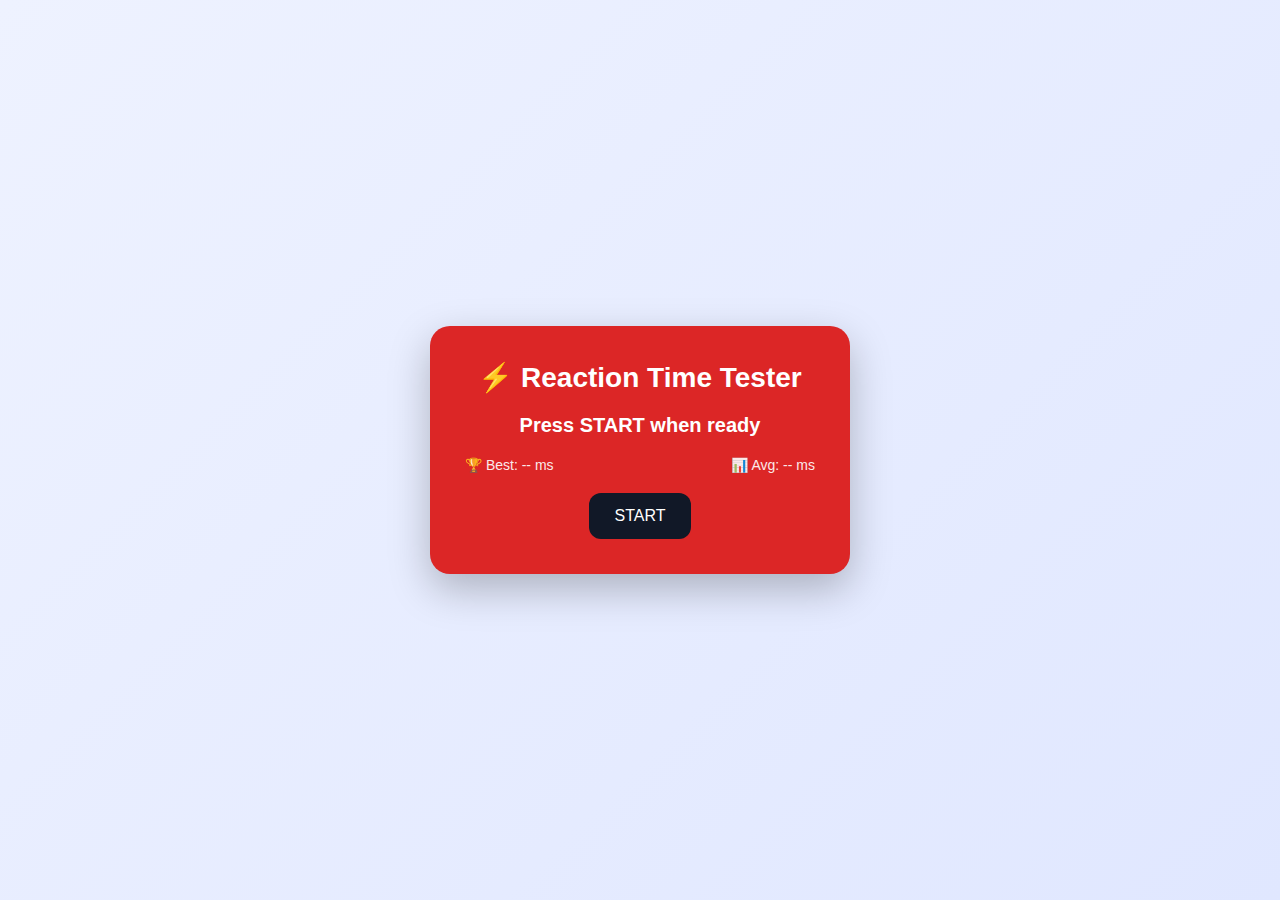
<file: reaction-time-tester/index.html>
<!DOCTYPE html>
<html lang="en">
<head>
  <meta charset="UTF-8" />
  <title>Reaction Time Tester</title>
  <link rel="stylesheet" href="style.css" />
</head>
<body>

  <div class="reaction-container">
    <div class="reaction-card" id="card">
      <h2>⚡ Reaction Time Tester</h2>

      <p id="status">Press START when ready</p>

      <div class="stats">
        <span id="best">🏆 Best: -- ms</span>
        <span id="avg">📊 Avg: -- ms</span>
      </div>

      <button id="startBtn">START</button>
    </div>
  </div>

  <script src="script.js"></script>
</body>
</html>
</file>
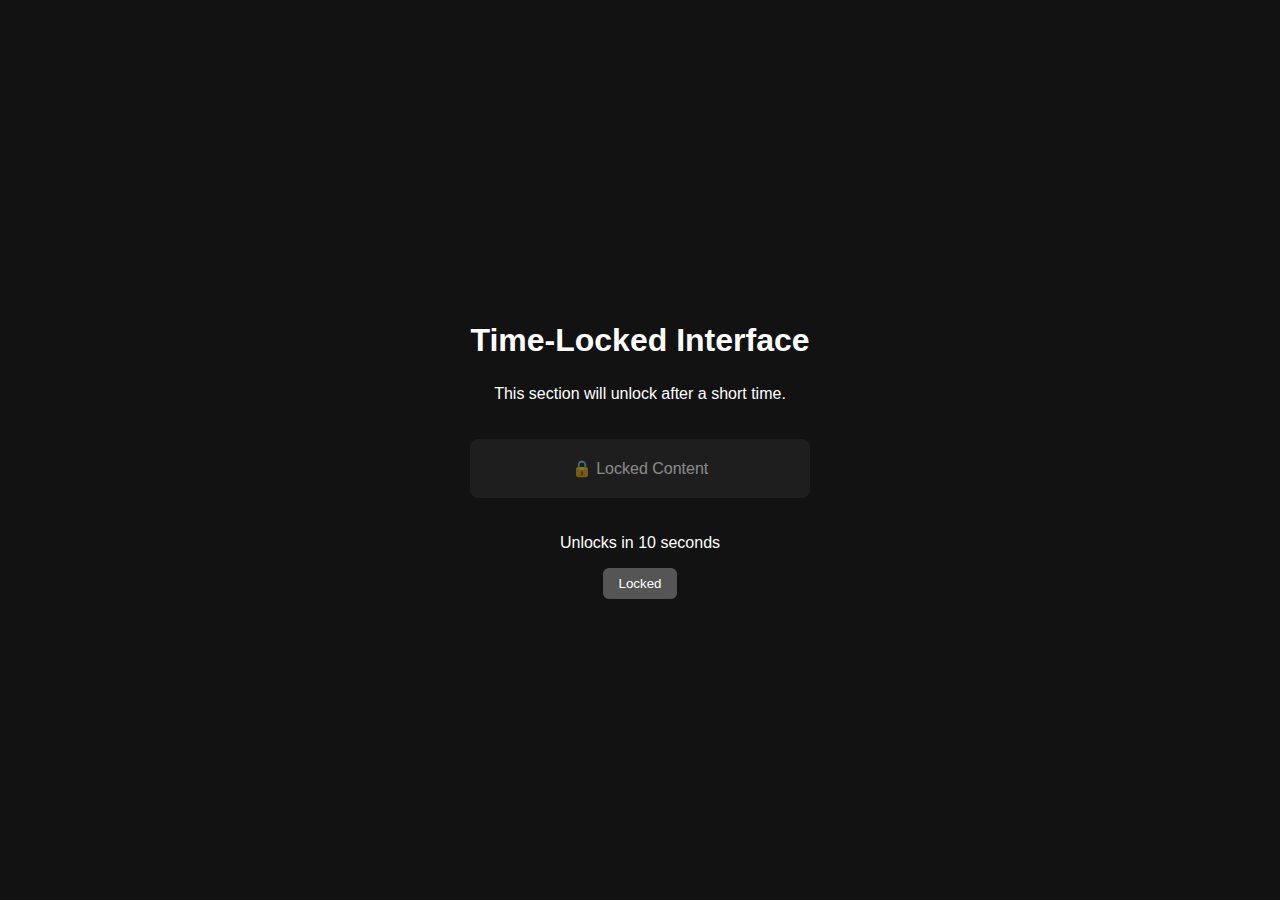
<file: time-locked-interface/index.html>
<!DOCTYPE html>
<html lang="en">
<head>
  <meta charset="UTF-8" />
  <meta name="viewport" content="width=device-width, initial-scale=1.0" />
  <title>Time-Locked Interface</title>
  <link rel="stylesheet" href="style.css" />
</head>
<body>

  <h1>Time-Locked Interface</h1>
  <p>This section will unlock after a short time.</p>

  <div id="locked-section">
    🔒 Locked Content
  </div>

  <p id="timer">Unlocks in 10 seconds</p>

  <button disabled>Locked</button>
<script src="script.js"></script>
</body>
</html>
</file>
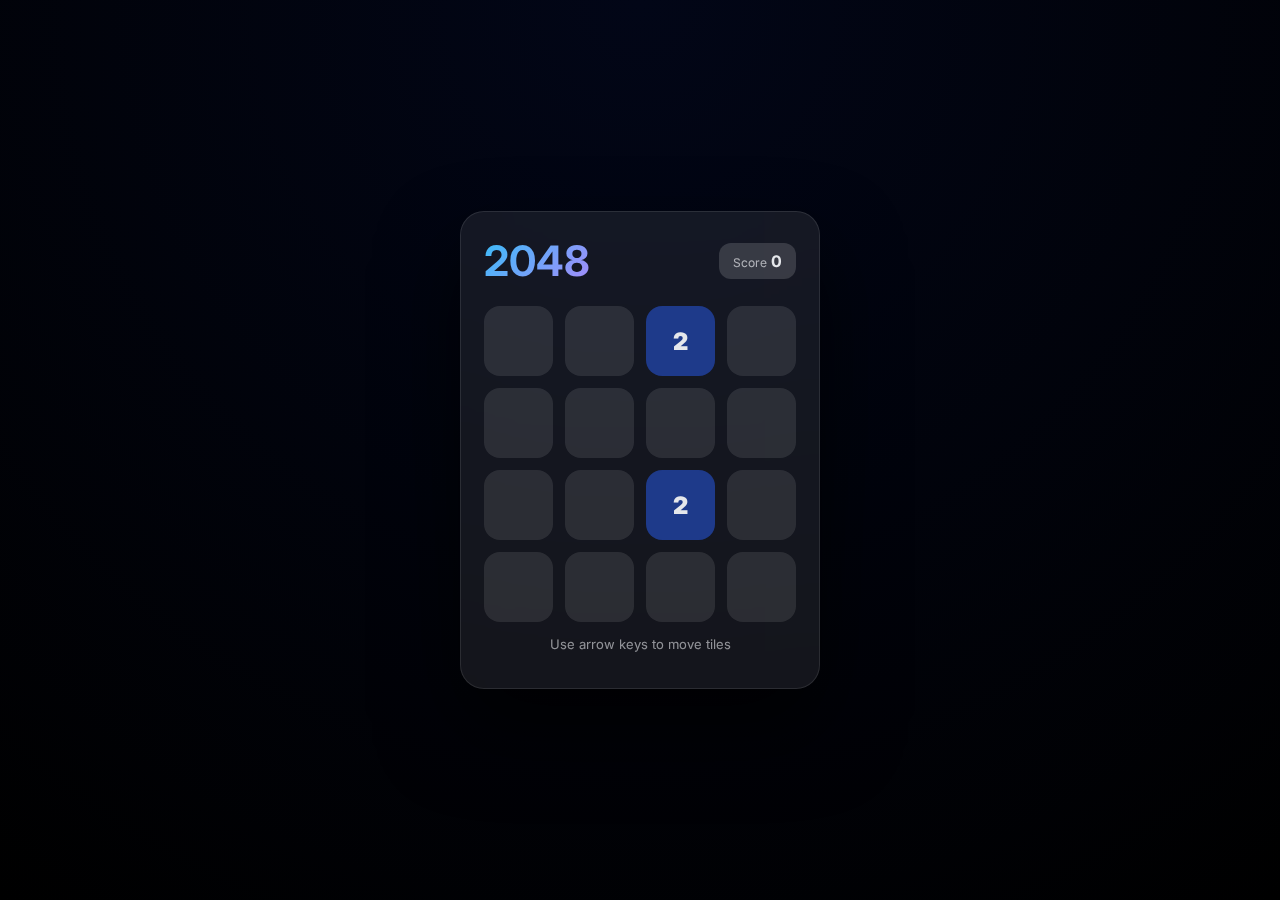
<file: projects/2048-puzzle/index.html>
<!DOCTYPE html>
<html lang="en">
<head>
  <meta charset="UTF-8" />
  <title>2048 – Luxury Edition</title>
  <link rel="stylesheet" href="style.css" />
  <link href="https://fonts.googleapis.com/css2?family=Inter:wght@500;700;900&display=swap" rel="stylesheet">
</head>
<body>

<div class="app">
  <header>
    <h1>2048</h1>
    <div class="score-box">
      <span>Score</span>
      <strong id="score">0</strong>
    </div>
  </header>

  <div class="board" id="board"></div>

  <div id="game-over" class="game-over">
    <h2>Game Over</h2>
  </div>

  <p class="hint">Use arrow keys to move tiles</p>
</div>

<script src="script.js"></script>
</body>
</html>
</file>
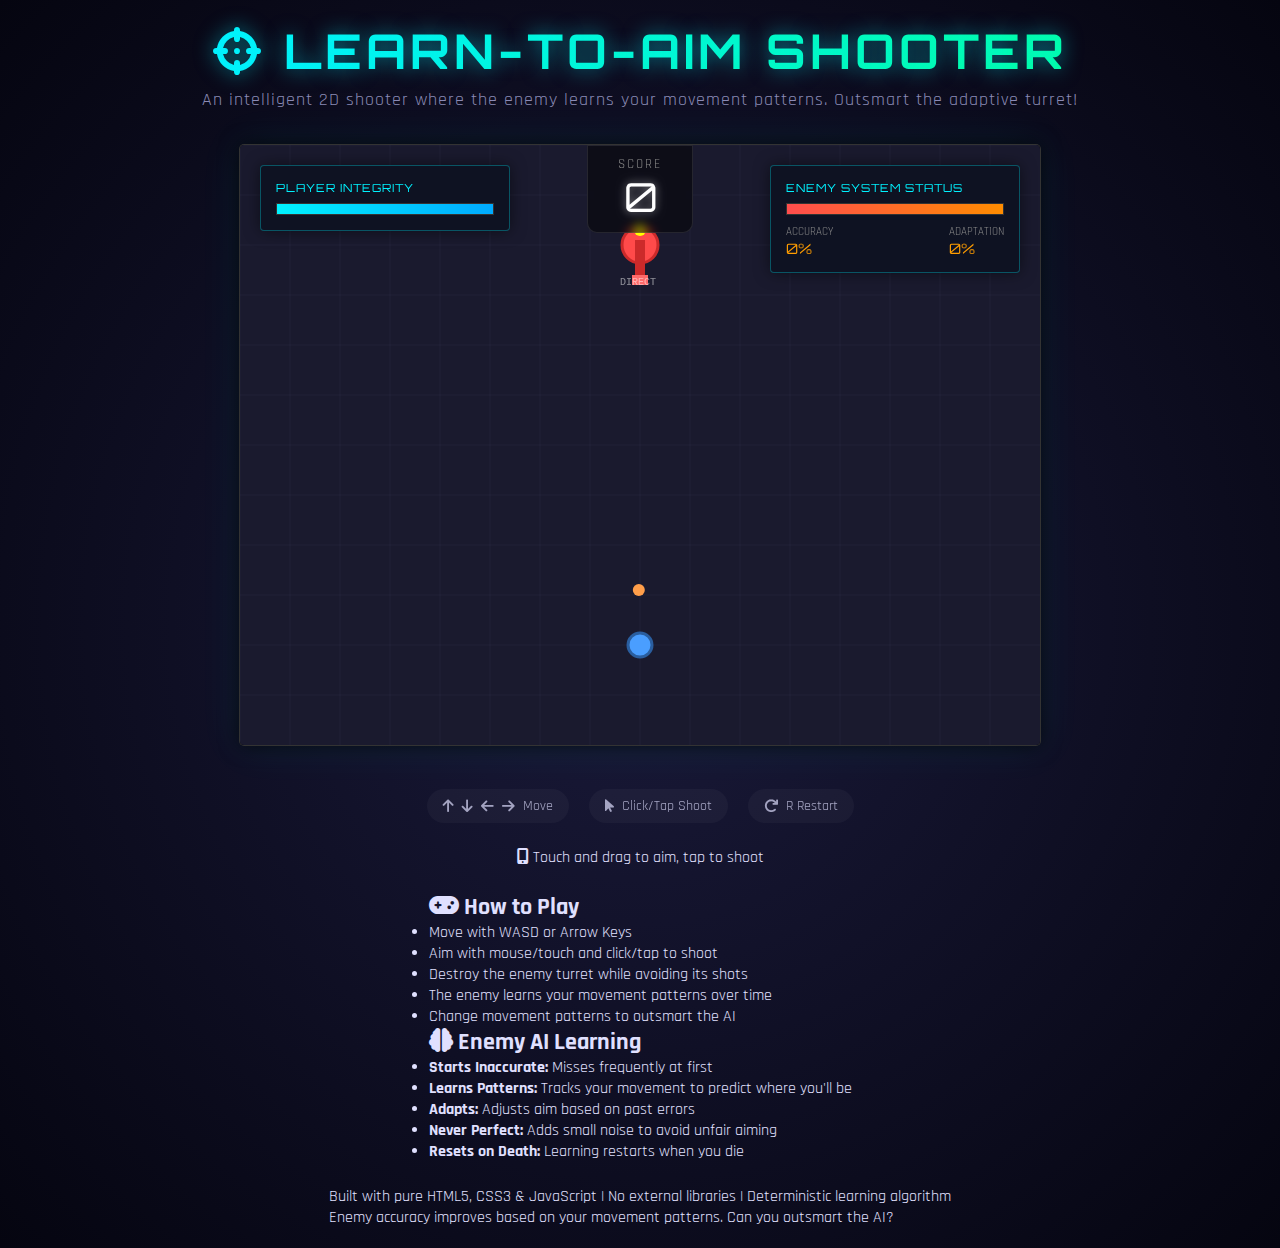
<file: projects/2dshooter/index.html>
<!DOCTYPE html>
<html lang="en">

<head>
    <meta charset="UTF-8">
    <meta name="viewport" content="width=device-width, initial-scale=1.0">
    <title>Learn-to-Aim Shooter | Intelligent 2D Shooter</title>
    <link rel="stylesheet" href="style.css">
    <link rel="stylesheet" href="https://cdnjs.cloudflare.com/ajax/libs/font-awesome/6.4.0/css/all.min.css">
</head>

<body>
    <div class="game-container">
        <header>
            <h1><i class="fas fa-crosshairs"></i> Learn-to-Aim Shooter</h1>
            <p class="subtitle">An intelligent 2D shooter where the enemy learns your movement patterns. Outsmart the
                adaptive turret!</p>
        </header>

        <div class="game-wrapper">
            <canvas id="gameCanvas"></canvas>

            <!-- NEW HUD OVERLAY -->
            <div id="ui-layer">
                <div class="hud-top-bar">
                    <div class="hud-group" id="player-stats">
                        <div class="hud-label">PLAYER INTEGRITY</div>
                        <div class="health-bar-container">
                            <div id="player-health-fill" class="health-fill" style="width: 100%;"></div>
                        </div>
                    </div>

                    <div class="hud-center">
                        <div class="score-display">
                            <span class="score-label">SCORE</span>
                            <span id="score-value">0</span>
                        </div>
                    </div>

                    <div class="hud-group" id="enemy-stats">
                        <div class="hud-label">ENEMY SYSTEM STATUS</div>
                        <div class="health-bar-container enemy-health">
                            <div id="enemy-health-fill" class="health-fill" style="width: 100%;"></div>
                        </div>
                        <div class="enemy-metrics">
                            <div class="metric">
                                <span>ACCURACY</span>
                                <span id="enemy-accuracy" class="metric-val">0%</span>
                            </div>
                            <div class="metric">
                                <span>ADAPTATION</span>
                                <span id="enemy-learning" class="metric-val">0%</span>
                            </div>
                        </div>
                    </div>
                </div>

                <div id="game-over-screen" class="hidden">
                    <h2 class="glitch-text">SYSTEM FAILURE</h2>
                    <div class="final-score">FINAL SCORE: <span id="final-score-val">0</span></div>
                    <button id="restart-btn" class="cyber-btn">REBOOT SYSTEM (R)</button>
                </div>
            </div>
        </div>

        <div class="controls">
            <div class="control-item"><i class="fas fa-arrow-up"></i> <i class="fas fa-arrow-down"></i> <i
                    class="fas fa-arrow-left"></i> <i class="fas fa-arrow-right"></i> Move</div>
            <div class="control-item"><i class="fas fa-mouse-pointer"></i> Click/Tap Shoot</div>
            <div class="control-item"><i class="fas fa-redo"></i> R Restart</div>
        </div>

        <div class="mobile-note">
            <i class="fas fa-mobile-alt"></i> Touch and drag to aim, tap to shoot
        </div>

        <div class="game-info">
            <div class="info-panel how-to-play">
                <h2><i class="fas fa-gamepad"></i> How to Play</h2>
                <ul>
                    <li>Move with WASD or Arrow Keys</li>
                    <li>Aim with mouse/touch and click/tap to shoot</li>
                    <li>Destroy the enemy turret while avoiding its shots</li>
                    <li>The enemy learns your movement patterns over time</li>
                    <li>Change movement patterns to outsmart the AI</li>
                </ul>
            </div>

            <div class="info-panel learning-explanation">
                <h2><i class="fas fa-brain"></i> Enemy AI Learning</h2>
                <ul>
                    <li><strong>Starts Inaccurate:</strong> Misses frequently at first</li>
                    <li><strong>Learns Patterns:</strong> Tracks your movement to predict where you'll be</li>
                    <li><strong>Adapts:</strong> Adjusts aim based on past errors</li>
                    <li><strong>Never Perfect:</strong> Adds small noise to avoid unfair aiming</li>
                    <li><strong>Resets on Death:</strong> Learning restarts when you die</li>
                </ul>
            </div>
        </div>

        <footer>
            <p>Built with pure HTML5, CSS3 & JavaScript | No external libraries | Deterministic learning algorithm</p>
            <p>Enemy accuracy improves based on your movement patterns. Can you outsmart the AI?</p>
        </footer>
    </div>

    <!-- JavaScript Files -->
    <script src="constants.js"></script>
    <script src="utils.js"></script>
    <script src="player.js"></script>
    <script src="enemy.js"></script>
    <script src="game.js"></script>
</body>

</html>
</file>
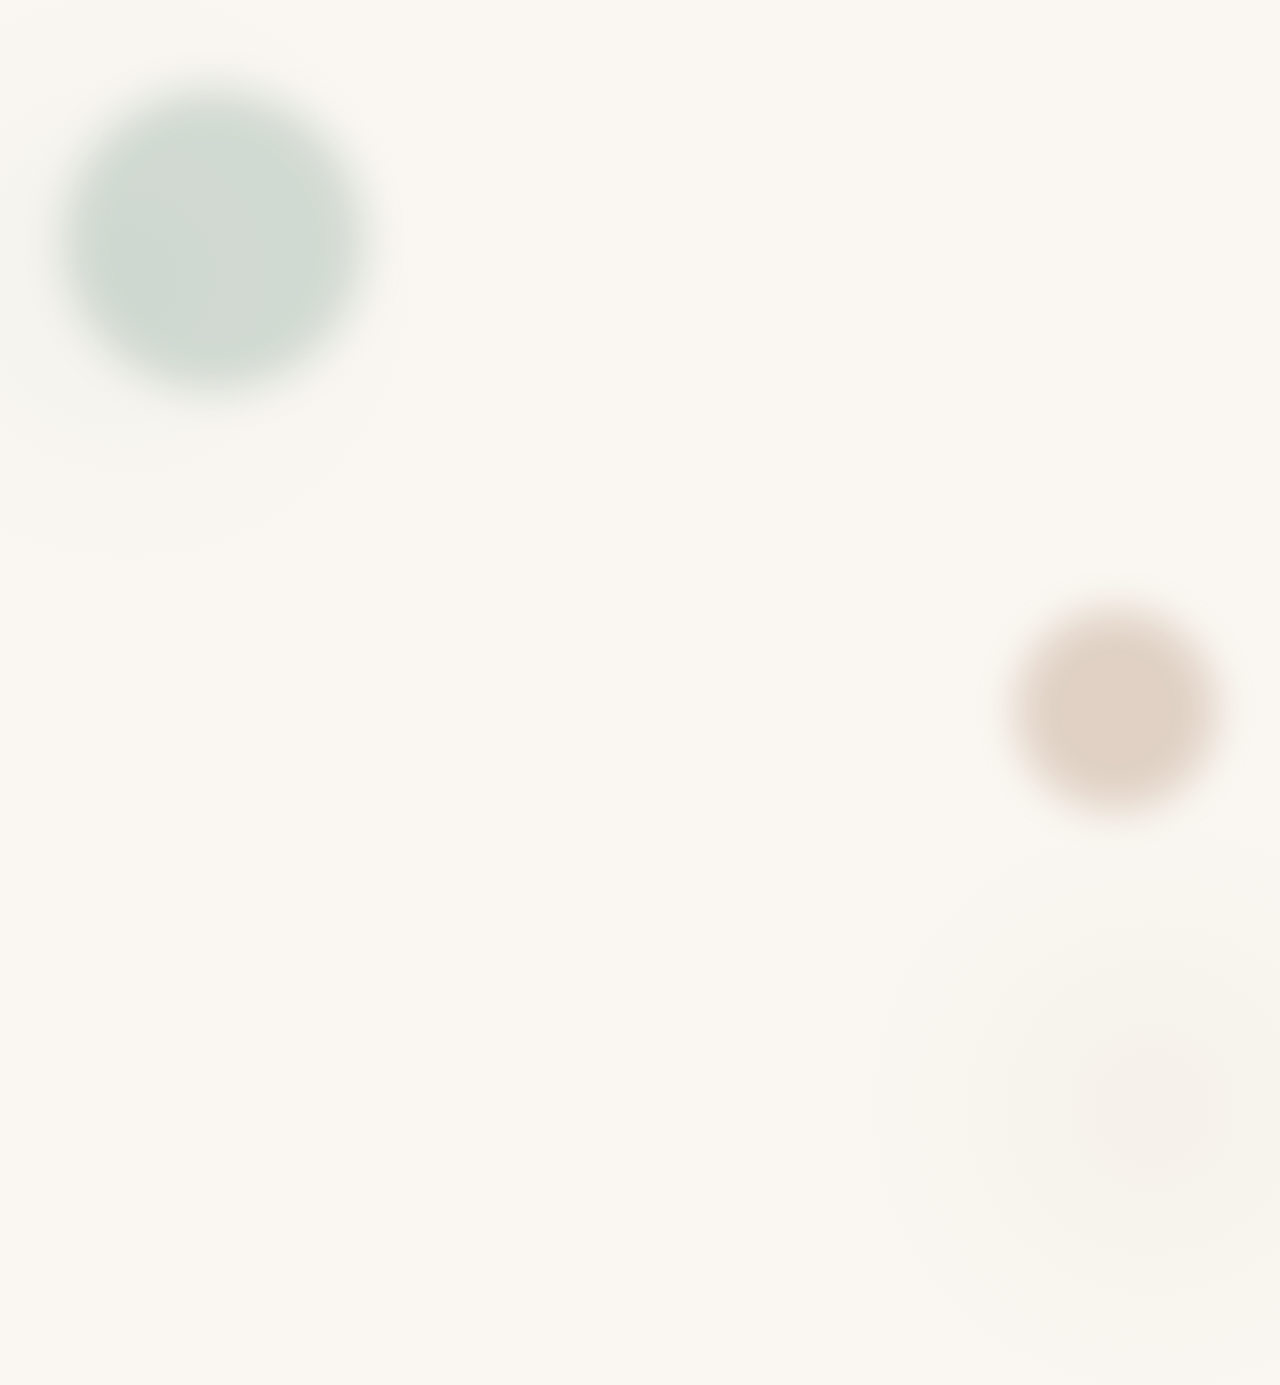
<file: projects/365Days/index.html>
<!DOCTYPE html>
<html lang="en">
<head>
    <meta charset="UTF-8">
    <meta name="viewport" content="width=device-width, initial-scale=1.0">
    <title>365 Days • Progress Tracker</title>
    <link rel="stylesheet" href="https://cdnjs.cloudflare.com/ajax/libs/font-awesome/6.4.0/css/all.min.css">
    <link href="https://fonts.googleapis.com/css2?family=Inter:wght@300;400;500;600&family=Playfair+Display:wght@400;500&display=swap" rel="stylesheet">
    <style>
        :root {
            --color-primary: #7C9D8E;
            --color-secondary: #D4C9B8;
            --color-accent: #A67B5B;
            --color-background: #FAF7F2;
            --color-text: #4A4A4A;
            --color-text-light: #8B8B8B;
            --color-card: rgba(255, 255, 255, 0.85);
            --shadow-subtle: 0 8px 30px rgba(0, 0, 0, 0.04);
            --shadow-elevated: 0 15px 40px rgba(0, 0, 0, 0.08);
            --border-radius: 20px;
            --transition-smooth: all 0.5s cubic-bezier(0.2, 0.8, 0.2, 1);
        }

        * {
            margin: 0;
            padding: 0;
            box-sizing: border-box;
        }

        body {
            font-family: 'Inter', sans-serif;
            background: var(--color-background);
            color: var(--color-text);
            min-height: 100vh;
            padding: 20px;
            display: flex;
            justify-content: center;
            align-items: center;
            background-image: 
                radial-gradient(circle at 10% 20%, rgba(124, 157, 142, 0.05) 0%, transparent 20%),
                radial-gradient(circle at 90% 80%, rgba(166, 123, 91, 0.05) 0%, transparent 20%);
            overflow-x: hidden;
        }

        .container {
            width: 100%;
            max-width: 1200px;
            padding: 30px;
        }

        /* Header Styles */
        .header {
            text-align: center;
            margin-bottom: 50px;
            position: relative;
        }

        .header::after {
            content: '';
            position: absolute;
            bottom: -20px;
            left: 50%;
            transform: translateX(-50%);
            width: 120px;
            height: 2px;
            background: linear-gradient(to right, transparent, var(--color-primary), transparent);
        }

        .main-title {
            font-family: 'Playfair Display', serif;
            font-size: 3.5rem;
            font-weight: 500;
            color: var(--color-primary);
            margin-bottom: 10px;
            letter-spacing: -0.5px;
        }

        .subtitle {
            font-size: 1.2rem;
            color: var(--color-text-light);
            font-weight: 300;
            letter-spacing: 1px;
        }

        .current-date {
            font-size: 1.3rem;
            color: var(--color-primary);
            margin-top: 20px;
            font-weight: 500;
            display: flex;
            align-items: center;
            justify-content: center;
            gap: 10px;
        }

        .current-date i {
            font-size: 1.1rem;
        }

        /* Stats Container */
        .stats-container {
            display: grid;
            grid-template-columns: repeat(auto-fit, minmax(250px, 1fr));
            gap: 25px;
            margin-bottom: 50px;
        }

        .stat-card {
            background: var(--color-card);
            border-radius: var(--border-radius);
            padding: 30px;
            box-shadow: var(--shadow-subtle);
            border: 1px solid rgba(255, 255, 255, 0.8);
            backdrop-filter: blur(10px);
            transition: var(--transition-smooth);
            position: relative;
            overflow: hidden;
        }

        .stat-card:hover {
            transform: translateY(-8px);
            box-shadow: var(--shadow-elevated);
        }

        .stat-card::before {
            content: '';
            position: absolute;
            top: 0;
            left: 0;
            width: 100%;
            height: 4px;
            background: linear-gradient(to right, var(--color-primary), var(--color-accent));
        }

        .stat-icon {
            font-size: 2.2rem;
            color: var(--color-primary);
            margin-bottom: 15px;
            opacity: 0.8;
        }

        .stat-value {
            font-size: 3.5rem;
            font-weight: 300;
            color: var(--color-primary);
            line-height: 1;
            margin-bottom: 5px;
            font-family: 'Playfair Display', serif;
        }

        .stat-label {
            font-size: 1.1rem;
            color: var(--color-text-light);
            font-weight: 400;
            letter-spacing: 0.5px;
        }

        /* Progress Circle */
        .progress-circle-container {
            display: flex;
            justify-content: center;
            margin: 50px 0;
        }

        .progress-circle {
            position: relative;
            width: 220px;
            height: 220px;
        }

        .circle-bg {
            fill: none;
            stroke: rgba(124, 157, 142, 0.1);
            stroke-width: 8;
        }

        .circle-progress {
            fill: none;
            stroke: var(--color-primary);
            stroke-width: 8;
            stroke-linecap: round;
            transform: rotate(-90deg);
            transform-origin: 50% 50%;
            transition: stroke-dashoffset 1.5s ease-in-out;
        }

        .circle-text {
            position: absolute;
            top: 50%;
            left: 50%;
            transform: translate(-50%, -50%);
            text-align: center;
        }

        .circle-percentage {
            font-size: 2.8rem;
            font-weight: 300;
            color: var(--color-primary);
            font-family: 'Playfair Display', serif;
        }

        .circle-label {
            font-size: 1rem;
            color: var(--color-text-light);
            letter-spacing: 1px;
            margin-top: 5px;
        }

        /* Year Dots */
        .year-dots-container {
            background: var(--color-card);
            border-radius: var(--border-radius);
            padding: 40px;
            box-shadow: var(--shadow-subtle);
            backdrop-filter: blur(10px);
            margin-bottom: 40px;
            border: 1px solid rgba(255, 255, 255, 0.8);
        }

        .months-indicator {
            display: flex;
            justify-content: space-between;
            margin-bottom: 25px;
            padding: 0 10px;
        }

        .month-label {
            font-size: 0.85rem;
            color: var(--color-text-light);
            font-weight: 500;
            text-transform: uppercase;
            letter-spacing: 1px;
        }

        .dots-grid {
            display: flex;
            flex-wrap: wrap;
            gap: 8px;
            justify-content: center;
        }

        .dot {
            width: 16px;
            height: 16px;
            border-radius: 50%;
            background-color: rgba(124, 157, 142, 0.1);
            transition: var(--transition-smooth);
            position: relative;
            overflow: hidden;
        }

        .dot::before {
            content: '';
            position: absolute;
            top: 0;
            left: 0;
            width: 100%;
            height: 100%;
            border-radius: 50%;
            background: inherit;
            z-index: 1;
        }

        .dot.filled {
            background-color: var(--color-primary);
            box-shadow: 0 4px 12px rgba(124, 157, 142, 0.3);
        }

        .dot.current {
            background-color: var(--color-accent);
            animation: pulse 2s infinite;
            box-shadow: 0 0 0 4px rgba(166, 123, 91, 0.2);
        }

        .dot.future {
            background-color: rgba(124, 157, 142, 0.05);
        }

        .dot:hover {
            transform: scale(1.3);
        }

        @keyframes pulse {
            0% { box-shadow: 0 0 0 0 rgba(166, 123, 91, 0.4); }
            70% { box-shadow: 0 0 0 10px rgba(166, 123, 91, 0); }
            100% { box-shadow: 0 0 0 0 rgba(166, 123, 91, 0); }
        }

        /* Theme Selector */
        .theme-selector {
            display: flex;
            justify-content: center;
            gap: 15px;
            margin-top: 40px;
        }

        .theme-btn {
            width: 50px;
            height: 50px;
            border-radius: 50%;
            border: 2px solid transparent;
            cursor: pointer;
            transition: var(--transition-smooth);
            position: relative;
            overflow: hidden;
            box-shadow: 0 5px 15px rgba(0, 0, 0, 0.05);
        }

        .theme-btn::after {
            content: '';
            position: absolute;
            top: 0;
            left: 0;
            width: 100%;
            height: 100%;
            border-radius: 50%;
            background: inherit;
        }

        .theme-btn:hover {
            transform: translateY(-5px) scale(1.1);
        }

        .theme-btn.active {
            border-color: var(--color-primary);
            box-shadow: 0 8px 20px rgba(0, 0, 0, 0.1);
        }

        .theme-btn i {
            position: absolute;
            top: 50%;
            left: 50%;
            transform: translate(-50%, -50%);
            color: white;
            font-size: 1.2rem;
            z-index: 2;
            text-shadow: 0 2px 5px rgba(0, 0, 0, 0.2);
        }

        /* Footer */
        .footer {
            text-align: center;
            margin-top: 50px;
            color: var(--color-text-light);
            font-size: 0.95rem;
            letter-spacing: 0.5px;
            padding-top: 30px;
            border-top: 1px solid rgba(124, 157, 142, 0.1);
        }

        .footer p {
            margin-bottom: 10px;
        }

        /* Responsive Design */
        @media (max-width: 992px) {
            .container {
                padding: 20px;
            }
            
            .main-title {
                font-size: 2.8rem;
            }
            
            .stat-value {
                font-size: 2.8rem;
            }
            
            .dot {
                width: 14px;
                height: 14px;
            }
        }

        @media (max-width: 768px) {
            .main-title {
                font-size: 2.2rem;
            }
            
            .stats-container {
                grid-template-columns: 1fr;
                gap: 20px;
            }
            
            .progress-circle {
                width: 180px;
                height: 180px;
            }
            
            .circle-percentage {
                font-size: 2.2rem;
            }
            
            .dot {
                width: 12px;
                height: 12px;
            }
            
            .dots-grid {
                gap: 6px;
            }
            
            .year-dots-container {
                padding: 25px;
            }
            
            .month-label {
                font-size: 0.7rem;
            }
        }

        @media (max-width: 480px) {
            .main-title {
                font-size: 1.9rem;
            }
            
            .subtitle {
                font-size: 1rem;
            }
            
            .stat-card {
                padding: 20px;
            }
            
            .dot {
                width: 10px;
                height: 10px;
            }
            
            .dots-grid {
                gap: 5px;
            }
            
            .theme-btn {
                width: 40px;
                height: 40px;
            }
        }

        /* Floating Background Elements */
        .floating-element {
            position: fixed;
            border-radius: 50%;
            z-index: -1;
            opacity: 0.3;
            filter: blur(20px);
        }

        .floating-1 {
            width: 300px;
            height: 300px;
            background: var(--color-primary);
            top: 10%;
            left: 5%;
            animation: float 20s infinite ease-in-out;
        }

        .floating-2 {
            width: 200px;
            height: 200px;
            background: var(--color-accent);
            bottom: 10%;
            right: 5%;
            animation: float 25s infinite ease-in-out reverse;
        }

        @keyframes float {
            0%, 100% { transform: translateY(0) rotate(0deg); }
            50% { transform: translateY(-30px) rotate(180deg); }
        }

        /* Load-in Animation */
        .animate-in {
            animation: fadeInUp 0.8s ease-out forwards;
            opacity: 0;
        }

        @keyframes fadeInUp {
            from {
                opacity: 0;
                transform: translateY(30px);
            }
            to {
                opacity: 1;
                transform: translateY(0);
            }
        }

        /* Custom Scrollbar */
        ::-webkit-scrollbar {
            width: 8px;
        }

        ::-webkit-scrollbar-track {
            background: rgba(124, 157, 142, 0.05);
            border-radius: 10px;
        }

        ::-webkit-scrollbar-thumb {
            background: var(--color-primary);
            border-radius: 10px;
        }
    </style>
</head>
<body>
    <!-- Floating Background Elements -->
    <div class="floating-element floating-1"></div>
    <div class="floating-element floating-2"></div>

    <div class="container">
        <!-- Header -->
        <header class="header animate-in" style="animation-delay: 0.1s">
            <h1 class="main-title">365 Days</h1>
            <p class="subtitle">Year Progress Tracker</p>
            <div class="current-date">
                <i class="fas fa-calendar-day"></i>
                <span id="currentDate">Loading...</span>
            </div>
        </header>

        <!-- Stats Cards -->
        <div class="stats-container">
            <div class="stat-card animate-in" style="animation-delay: 0.2s">
                <div class="stat-icon">
                    <i class="fas fa-check-circle"></i>
                </div>
                <div class="stat-value" id="daysCompleted">0</div>
                <div class="stat-label">Days Completed</div>
            </div>
            
            <div class="stat-card animate-in" style="animation-delay: 0.3s">
                <div class="stat-icon">
                    <i class="fas fa-hourglass-half"></i>
                </div>
                <div class="stat-value" id="daysLeft">365</div>
                <div class="stat-label">Days Remaining</div>
            </div>
            
            <div class="stat-card animate-in" style="animation-delay: 0.4s">
                <div class="stat-icon">
                    <i class="fas fa-chart-line"></i>
                </div>
                <div class="stat-value" id="percentage">0%</div>
                <div class="stat-label">Year Progress</div>
            </div>
        </div>

        <!-- Progress Circle -->
        <div class="progress-circle-container animate-in" style="animation-delay: 0.5s">
            <div class="progress-circle">
                <svg viewBox="0 0 100 100">
                    <circle class="circle-bg" cx="50" cy="50" r="45"></circle>
                    <circle class="circle-progress" cx="50" cy="50" r="45" stroke-dasharray="283" stroke-dashoffset="283"></circle>
                </svg>
                <div class="circle-text">
                    <div class="circle-percentage" id="circlePercentage">0%</div>
                    <div class="circle-label">Year Complete</div>
                </div>
            </div>
        </div>

        <!-- Year Dots -->
        <div class="year-dots-container animate-in" style="animation-delay: 0.6s">
            <div class="months-indicator">
                <span class="month-label">Jan</span>
                <span class="month-label">Mar</span>
                <span class="month-label">May</span>
                <span class="month-label">Jul</span>
                <span class="month-label">Sep</span>
                <span class="month-label">Nov</span>
                <span class="month-label">Dec</span>
            </div>
            
            <div class="dots-grid" id="yearDots">
                <!-- Dots will be generated by JavaScript -->
            </div>
        </div>

        <!-- Theme Selector -->
        <div class="theme-selector animate-in" style="animation-delay: 0.7s">
            <div class="theme-btn active" data-theme="sage" style="background: linear-gradient(135deg, #7C9D8E, #A6C1B6)">
                <i class="fas fa-leaf"></i>
            </div>
            <div class="theme-btn" data-theme="sand" style="background: linear-gradient(135deg, #D4C9B8, #EFE6D5)">
                <i class="fas fa-sun"></i>
            </div>
            <div class="theme-btn" data-theme="ocean" style="background: linear-gradient(135deg, #6A9FB5, #9BC1D9)">
                <i class="fas fa-water"></i>
            </div>
            <div class="theme-btn" data-theme="forest" style="background: linear-gradient(135deg, #5A8C7A, #89B89E)">
                <i class="fas fa-tree"></i>
            </div>
            <div class="theme-btn" data-theme="berry" style="background: linear-gradient(135deg, #B87C8C, #D9A6B3)">
                <i class="fas fa-heart"></i>
            </div>
        </div>

        <!-- Footer -->
        <footer class="footer animate-in" style="animation-delay: 0.8s">
            <p>Each dot represents a day in the year. Track your progress as time flows.</p>
            <p>Updates automatically • Hover over dots for details</p>
        </footer>
    </div>

    <script>
        document.addEventListener('DOMContentLoaded', function() {
            // DOM Elements
            const yearDotsContainer = document.getElementById('yearDots');
            const daysCompletedElement = document.getElementById('daysCompleted');
            const daysLeftElement = document.getElementById('daysLeft');
            const percentageElement = document.getElementById('percentage');
            const circlePercentageElement = document.getElementById('circlePercentage');
            const circleProgressElement = document.querySelector('.circle-progress');
            const currentDateElement = document.getElementById('currentDate');
            const themeButtons = document.querySelectorAll('.theme-btn');
            
            // Themes configuration
            const themes = {
                sage: {
                    primary: '#7C9D8E',
                    secondary: '#D4C9B8',
                    accent: '#A67B5B',
                    background: '#FAF7F2',
                    text: '#4A4A4A',
                    textLight: '#8B8B8B'
                },
                sand: {
                    primary: '#D4C9B8',
                    secondary: '#A67B5B',
                    accent: '#7C9D8E',
                    background: '#FBF9F5',
                    text: '#5A5A5A',
                    textLight: '#9B8B7A'
                },
                ocean: {
                    primary: '#6A9FB5',
                    secondary: '#A6C1D9',
                    accent: '#5A8C7A',
                    background: '#F5FAFC',
                    text: '#4A6A7A',
                    textLight: '#7A9FB5'
                },
                forest: {
                    primary: '#5A8C7A',
                    secondary: '#A6C1B6',
                    accent: '#7C9D8E',
                    background: '#F5F9F7',
                    text: '#3A5A4A',
                    textLight: '#7A9B8A'
                },
                berry: {
                    primary: '#B87C8C',
                    secondary: '#D9A6B3',
                    accent: '#8C6A9F',
                    background: '#FBF5F7',
                    text: '#5A4A5A',
                    textLight: '#9B7A8A'
                }
            };
            
            // Current theme
            let currentTheme = 'sage';
            
            // Initialize the dots for the year
            function initializeYearDots() {
                yearDotsContainer.innerHTML = '';
                
                // Check if current year is a leap year
                const now = new Date();
                const year = now.getFullYear();
                const isLeapYear = (year % 4 === 0 && year % 100 !== 0) || (year % 400 === 0);
                
                // Days in each month
                const daysInMonth = [31, isLeapYear ? 29 : 28, 31, 30, 31, 30, 31, 31, 30, 31, 30, 31];
                
                // Create dots for each day of the year
                for (let month = 0; month < 12; month++) {
                    for (let day = 1; day <= daysInMonth[month]; day++) {
                        const dot = document.createElement('div');
                        dot.className = 'dot';
                        dot.dataset.month = month;
                        dot.dataset.day = day;
                        yearDotsContainer.appendChild(dot);
                    }
                    
                    // Add a small spacer after each month
                    if (month < 11) {
                        const spacer = document.createElement('div');
                        spacer.style.width = '15px';
                        spacer.style.height = '16px';
                        spacer.style.flexShrink = '0';
                        if (window.innerWidth <= 768) spacer.style.width = '10px';
                        if (window.innerWidth <= 480) spacer.style.width = '5px';
                        yearDotsContainer.appendChild(spacer);
                    }
                }
                
                updateProgress();
            }
            
            // Update progress based on current date
            function updateProgress() {
                const now = new Date();
                const startOfYear = new Date(now.getFullYear(), 0, 1);
                const endOfYear = new Date(now.getFullYear(), 11, 31);
                
                // Calculate days completed and left
                const timeDiff = now - startOfYear;
                const daysCompleted = Math.floor(timeDiff / (1000 * 60 * 60 * 24)) + 1; // +1 to include today
                
                const totalDays = Math.floor((endOfYear - startOfYear) / (1000 * 60 * 60 * 24)) + 1;
                const daysLeft = totalDays - daysCompleted;
                const percentage = ((daysCompleted / totalDays) * 100).toFixed(1);
                
                // Update statistics
                daysCompletedElement.textContent = daysCompleted;
                daysLeftElement.textContent = daysLeft;
                percentageElement.textContent = `${percentage}%`;
                circlePercentageElement.textContent = `${percentage}%`;
                
                // Update progress circle
                const circleCircumference = 2 * Math.PI * 45; // r=45
                const offset = circleCircumference - (daysCompleted / totalDays) * circleCircumference;
                circleProgressElement.style.strokeDashoffset = offset;
                
                // Update current date display
                const monthName = now.toLocaleDateString('en-US', { month: 'long' });
                const day = now.getDate();
                const year = now.getFullYear();
                const daySuffix = getDaySuffix(day);
                const weekday = now.toLocaleDateString('en-US', { weekday: 'long' });
                
                currentDateElement.textContent = `${weekday}, ${monthName} ${day}${daySuffix}, ${year}`;
                
                // Update dots
                const dots = document.querySelectorAll('.dot');
                let dotIndex = 0;
                
                // Days in each month (considering leap year)
                const isLeapYear = (year % 4 === 0 && year % 100 !== 0) || (year % 400 === 0);
                const daysInMonth = [31, isLeapYear ? 29 : 28, 31, 30, 31, 30, 31, 31, 30, 31, 30, 31];
                
                dots.forEach(dot => {
                    const month = parseInt(dot.dataset.month);
                    const day = parseInt(dot.dataset.day);
                    
                    // Calculate day of year
                    let dayOfYear = day;
                    for (let i = 0; i < month; i++) {
                        dayOfYear += daysInMonth[i];
                    }
                    
                    // Update dot appearance based on progress
                    if (dayOfYear < daysCompleted) {
                        dot.className = 'dot filled';
                        dot.title = `${getMonthName(month)} ${day} - Completed`;
                    } else if (dayOfYear === daysCompleted) {
                        dot.className = 'dot filled current';
                        dot.title = `${getMonthName(month)} ${day} - Today`;
                    } else {
                        dot.className = 'dot future';
                        dot.title = `${getMonthName(month)} ${day} - Future`;
                    }
                    
                    dotIndex++;
                });
            }
            
            // Helper function to get day suffix
            function getDaySuffix(day) {
                if (day >= 11 && day <= 13) return 'th';
                switch (day % 10) {
                    case 1: return 'st';
                    case 2: return 'nd';
                    case 3: return 'rd';
                    default: return 'th';
                }
            }
            
            // Helper function to get month name
            function getMonthName(monthIndex) {
                const months = [
                    'January', 'February', 'March', 'April', 'May', 'June',
                    'July', 'August', 'September', 'October', 'November', 'December'
                ];
                return months[monthIndex];
            }
            
            // Theme switching functionality
            function setTheme(themeName) {
                currentTheme = themeName;
                const theme = themes[themeName];
                
                // Update CSS variables
                document.documentElement.style.setProperty('--color-primary', theme.primary);
                document.documentElement.style.setProperty('--color-secondary', theme.secondary);
                document.documentElement.style.setProperty('--color-accent', theme.accent);
                document.documentElement.style.setProperty('--color-background', theme.background);
                document.documentElement.style.setProperty('--color-text', theme.text);
                document.documentElement.style.setProperty('--color-text-light', theme.textLight);
                
                // Update floating elements
                document.querySelector('.floating-1').style.background = theme.primary;
                document.querySelector('.floating-2').style.background = theme.accent;
                
                // Update active theme button
                themeButtons.forEach(btn => {
                    if (btn.dataset.theme === themeName) {
                        btn.classList.add('active');
                    } else {
                        btn.classList.remove('active');
                    }
                });
            }
            
            // Event listeners for theme buttons
            themeButtons.forEach(btn => {
                btn.addEventListener('click', function() {
                    const themeName = this.dataset.theme;
                    setTheme(themeName);
                    
                    // Add click animation
                    this.style.transform = 'scale(0.9)';
                    setTimeout(() => {
                        this.style.transform = '';
                    }, 200);
                });
            });
            
            // Auto-update at midnight
            function scheduleMidnightUpdate() {
                const now = new Date();
                const midnight = new Date();
                midnight.setHours(24, 0, 0, 0);
                
                const timeUntilMidnight = midnight - now;
                
                setTimeout(() => {
                    updateProgress();
                    scheduleMidnightUpdate();
                    
                    // Add a subtle animation to indicate update
                    document.querySelector('.progress-circle').style.transform = 'scale(1.05)';
                    setTimeout(() => {
                        document.querySelector('.progress-circle').style.transform = 'scale(1)';
                    }, 300);
                }, timeUntilMidnight);
            }
            
            // Initialize the page
            initializeYearDots();
            updateProgress();
            scheduleMidnightUpdate();
            
            // Update every minute for edge cases
            setInterval(updateProgress, 60000);
            
            // Handle window resize
            window.addEventListener('resize', initializeYearDots);
            
            // Trigger entrance animations
            setTimeout(() => {
                document.querySelectorAll('.animate-in').forEach(el => {
                    el.style.animationPlayState = 'running';
                });
            }, 100);
            
            // Add a subtle parallax effect on mouse move
            document.addEventListener('mousemove', (e) => {
                const xAxis = (window.innerWidth / 2 - e.pageX) / 50;
                const yAxis = (window.innerHeight / 2 - e.pageY) / 50;
                
                document.querySelector('.floating-1').style.transform = `translate(${xAxis}px, ${yAxis}px)`;
                document.querySelector('.floating-2').style.transform = `translate(${-xAxis}px, ${-yAxis}px)`;
            });
        });
    </script>
</body>
</html>
</file>
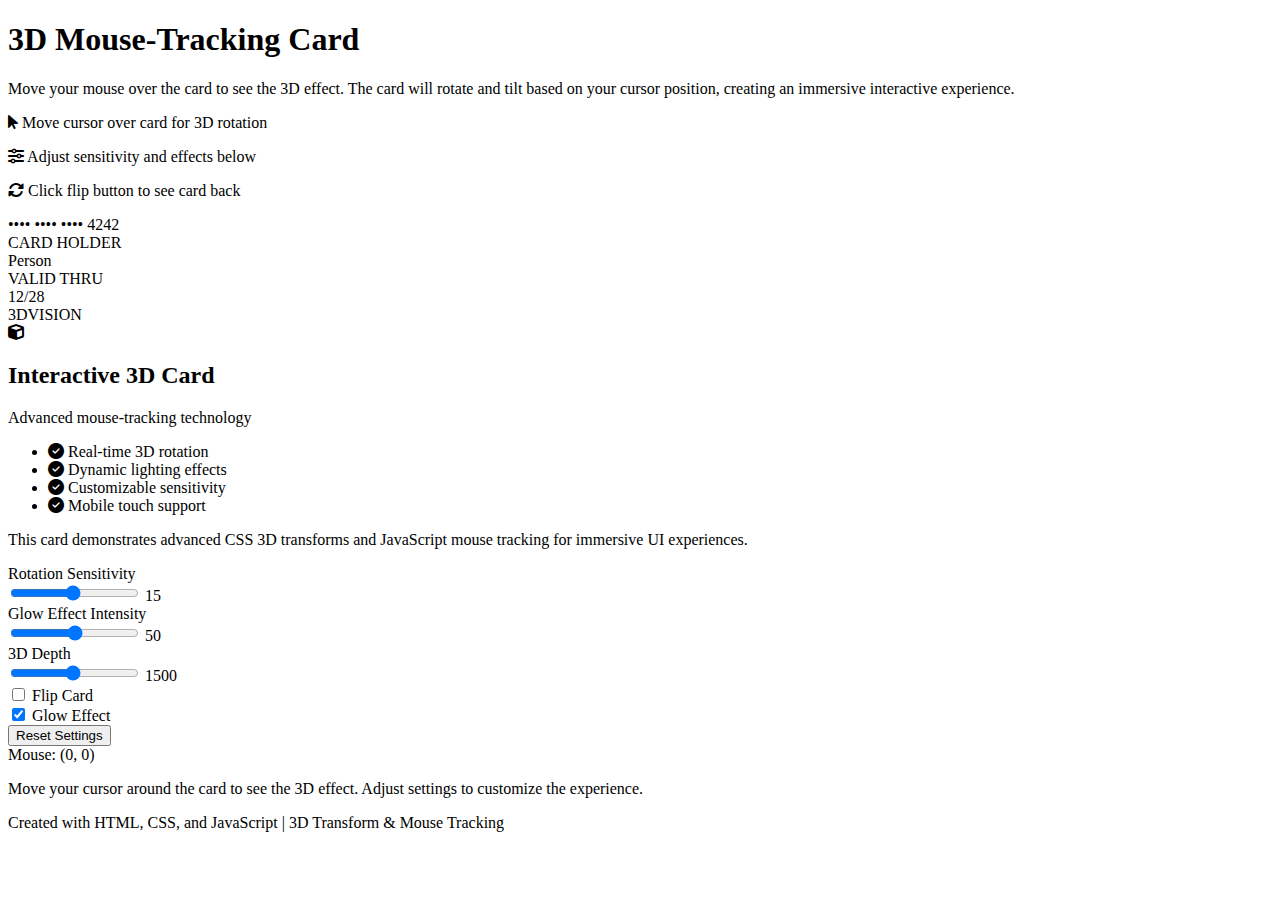
<file: projects/3DMouse/index.html>
<!DOCTYPE html>
<html lang="en">
<head>
    <meta charset="UTF-8">
    <meta name="viewport" content="width=device-width, initial-scale=1.0">
    <title>3D Mouse-Tracking Card</title>
    <link rel="stylesheet" href="https://cdnjs.cloudflare.com/ajax/libs/font-awesome/6.4.0/css/all.min.css">

</head>
<body>
    <div class="container">
        <header>
            <h1>3D Mouse-Tracking Card</h1>
            <p class="subtitle">Move your mouse over the card to see the 3D effect. The card will rotate and tilt based on your cursor position, creating an immersive interactive experience.</p>
            <div class="instructions">
                <p><i class="fas fa-mouse-pointer"></i> Move cursor over card for 3D rotation</p>
                <p><i class="fas fa-sliders-h"></i> Adjust sensitivity and effects below</p>
                <p><i class="fas fa-sync-alt"></i> Click flip button to see card back</p>
            </div>
        </header>
        
        <div class="card-container">
            <div class="card" id="card3d">
                <div class="glow" id="glowEffect"></div>
                <div class="card-face card-front">
                    <div class="chip"></div>
                    <div class="card-number">•••• •••• •••• 4242</div>
                    <div class="card-holder">
                        <div class="card-label">CARD HOLDER</div>
                        <div class="card-value">Person</div>
                    </div>
                    <div class="card-expiry">
                        <div class="card-label">VALID THRU</div>
                        <div class="card-value">12/28</div>
                    </div>
                    <div class="card-brand">3DVISION</div>
                </div>
                <div class="card-face card-back">
                    <div class="card-logo">
                        <i class="fas fa-cube"></i>
                    </div>
                    <h2 class="card-title">Interactive 3D Card</h2>
                    <p class="card-subtitle">Advanced mouse-tracking technology</p>
                    <div class="qr-code"></div>
                    <ul class="card-features">
                        <li><i class="fas fa-check-circle"></i> Real-time 3D rotation</li>
                        <li><i class="fas fa-check-circle"></i> Dynamic lighting effects</li>
                        <li><i class="fas fa-check-circle"></i> Customizable sensitivity</li>
                        <li><i class="fas fa-check-circle"></i> Mobile touch support</li>
                    </ul>
                    <p class="back-text">This card demonstrates advanced CSS 3D transforms and JavaScript mouse tracking for immersive UI experiences.</p>
                </div>
            </div>
        </div>
        
        <div class="controls">
            <div class="control-group">
                <div class="control-label">Rotation Sensitivity</div>
                <div class="slider-container">
                    <input type="range" id="sensitivity" min="1" max="30" value="15">
                    <span class="slider-value" id="sensitivityValue">15</span>
                </div>
            </div>
            
            <div class="control-group">
                <div class="control-label">Glow Effect Intensity</div>
                <div class="slider-container">
                    <input type="range" id="glow" min="0" max="100" value="50">
                    <span class="slider-value" id="glowValue">50</span>
                </div>
            </div>
            
            <div class="control-group">
                <div class="control-label">3D Depth</div>
                <div class="slider-container">
                    <input type="range" id="depth" min="100" max="3000" value="1500">
                    <span class="slider-value" id="depthValue">1500</span>
                </div>
            </div>
            
            <div class="control-group">
                <div class="toggle-container">
                    <label class="toggle-switch">
                        <input type="checkbox" id="flipToggle">
                        <span class="toggle-slider"></span>
                    </label>
                    <span class="toggle-label">Flip Card</span>
                </div>
                
                <div class="toggle-container">
                    <label class="toggle-switch">
                        <input type="checkbox" id="glowToggle" checked>
                        <span class="toggle-slider"></span>
                    </label>
                    <span class="toggle-label">Glow Effect</span>
                </div>
                
                <button class="reset-btn" id="resetBtn">Reset Settings</button>
            </div>
        </div>
        
        <div class="mouse-position" id="mousePosition">
            Mouse: (0, 0)
        </div>
        
        <footer>
            <p>Move your cursor around the card to see the 3D effect. Adjust settings to customize the experience.</p>
            <p>Created with HTML, CSS, and JavaScript | 3D Transform & Mouse Tracking</p>
        </footer>
    </div>


</body>
</html>
</file>
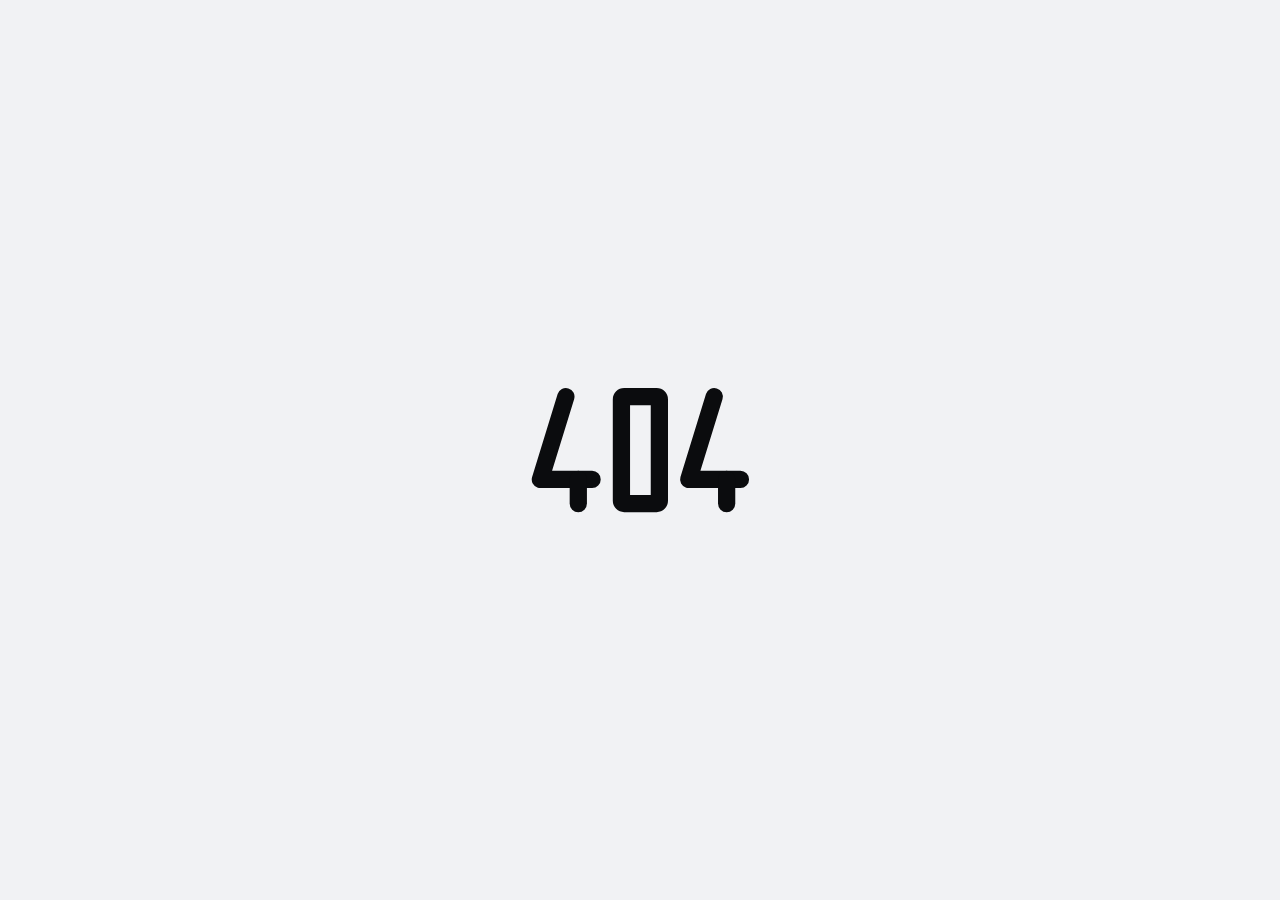
<file: projects/404-page/index.html>
<!DOCTYPE html>
<html lang="en">
<head>
    <meta charset="UTF-8">
    <meta name="viewport" content="width=device-width, initial-scale=1.0">
    <title>Document</title>
</head>
<style>
    * {
	border: 0;
	box-sizing: border-box;
	margin: 0;
	padding: 0;
}
:root {
	--hue: 223;
	--sat: 10%;
	--light: hsl(var(--hue), var(--sat), 95%);
	--dark: hsl(var(--hue), var(--sat), 5%);
	--trans-dur: 0.3s;
	color-scheme: light dark;
	font-size: clamp(1rem, 0.95rem + 0.25vw, 1.25rem);
}
body {
	background-color: light-dark(var(--light), var(--dark));
	color: light-dark(var(--dark), var(--light));
	font: 1em / 1.5 sans-serif;
	display: grid;
	place-items: center;
	height: 100vh;
	transition:
		background-color var(--trans-dur),
		color var(--trans-dur);
}
main {
	padding: 1.5em 0;
}
.face {
	display: block;
	width: 12em;
	height: auto;

	&__eyes,
	&__eye-lid,
	&__mouth-left,
	&__mouth-right,
	&__nose,
	&__pupil {
		animation: eyes 1s 0.3s cubic-bezier(0.65, 0, 0.35, 1) forwards;
	}
	&__eye-lid,
	&__pupil {
		animation: {
			duration: 4s;
			delay: 1.3s;
			iteration-count: infinite;
		};
	}
	&__eye-lid {
		animation-name: eye-lid;
	}
	&__mouth-left,
	&__mouth-right {
		animation-timing-function: cubic-bezier(0.33, 1, 0.68, 1);
	}
	&__mouth-left {
		animation-name: mouth-left;
	}
	&__mouth-right {
		animation-name: mouth-right;
	}
	&__nose {
		animation-name: nose;
	}
	&__pupil {
		animation-name: pupil;
	}
}

/* Animations */
@keyframes eye-lid {
	from,
	40%,
	45%,
	to {
		transform: translateY(0);
	}
	42.5% {
		transform: translateY(17.5px);
	}
}
@keyframes eyes {
	from {
		transform: translateY(112.5px);
	}
	to {
		transform: translateY(15px);
	}
}
@keyframes pupil {
	from,
	37.5%,
	40%,
	45%,
	87.5%,
	to {
		stroke-dashoffset: 0;
		transform: translate(0, 0);
	}
	12.5%,
	25%,
	62.5%,
	75% {
		stroke-dashoffset: 0;
		transform: translate(-35px, 0);
	}
	42.5% {
		stroke-dashoffset: 35;
		transform: translate(0, 17.5px);
	}
}
@keyframes mouth-left {
	from,
	50% {
		stroke-dashoffset: -102;
	}
	to {
		stroke-dashoffset: 0;
	}
}
@keyframes mouth-right {
	from,
	50% {
		stroke-dashoffset: 102;
	}
	to {
		stroke-dashoffset: 0;
	}
}
@keyframes nose {
	from {
		transform: translate(0, 0);
	}
	to {
		transform: translate(0, 22.5px);
	}
}
</style>
<body>
    <main>
	<svg class="face" viewBox="0 0 320 380" width="320px" height="380px" aria-label="A 404 becomes a face, looks to the sides, and blinks. The 4s slide up, the 0 slides down, and then a mouth appears.">
		<g
		   fill="none"
		   stroke="currentcolor"
		   stroke-linecap="round"
		   stroke-linejoin="round"
		   stroke-width="25"
		   >
			<g class="face__eyes" transform="translate(0, 112.5)">
				<g transform="translate(15, 0)">
					<polyline class="face__eye-lid" points="37,0 0,120 75,120" />
					<polyline class="face__pupil" points="55,120 55,155" stroke-dasharray="35 35" />
				</g>
				<g transform="translate(230, 0)">
					<polyline class="face__eye-lid" points="37,0 0,120 75,120" />
					<polyline class="face__pupil" points="55,120 55,155" stroke-dasharray="35 35" />
				</g>
			</g>
			<rect class="face__nose" rx="4" ry="4" x="132.5" y="112.5" width="55" height="155" />
			<g stroke-dasharray="102 102" transform="translate(65, 334)">
				<path class="face__mouth-left" d="M 0 30 C 0 30 40 0 95 0" stroke-dashoffset="-102" />
				<path class="face__mouth-right" d="M 95 0 C 150 0 190 30 190 30" stroke-dashoffset="102" />
			</g>
		</g>
	</svg>
</main>
</body>
</html>
</file>
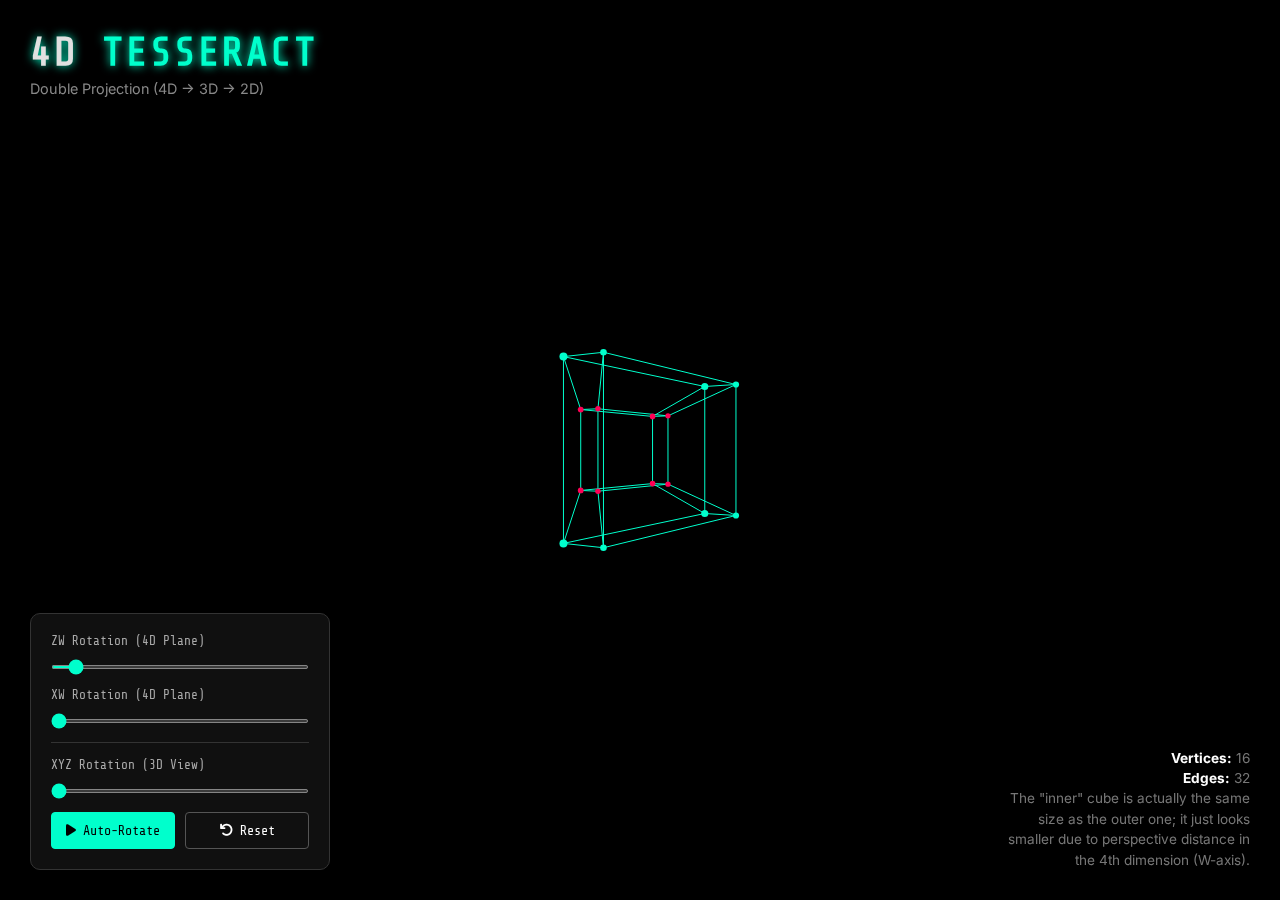
<file: projects/4D-Hypercube-Rotator/index.html>
<!DOCTYPE html>
<html lang="en">
<head>
    <meta charset="UTF-8">
    <meta name="viewport" content="width=device-width, initial-scale=1.0">
    <title>4D Hypercube Rotator</title>
    <link rel="stylesheet" href="style.css">
    <link rel="stylesheet" href="https://cdnjs.cloudflare.com/ajax/libs/font-awesome/6.4.0/css/all.min.css">
    <link href="https://fonts.googleapis.com/css2?family=Share+Tech+Mono&family=Inter:wght@400;600&display=swap" rel="stylesheet">
</head>
<body>
    <div class="app-container">
        <canvas id="viz-canvas"></canvas>

        <div class="ui-layer">
            <header>
                <h1>4D <span class="highlight">TESSERACT</span></h1>
                <p>Double Projection (4D &rarr; 3D &rarr; 2D)</p>
            </header>

            <div class="controls">
                <div class="control-group">
                    <label>ZW Rotation (4D Plane)</label>
                    <input type="range" id="angle-zw" min="0" max="6.28" step="0.01" value="0">
                </div>
                <div class="control-group">
                    <label>XW Rotation (4D Plane)</label>
                    <input type="range" id="angle-xw" min="0" max="6.28" step="0.01" value="0">
                </div>
                
                <div class="divider"></div>

                <div class="control-group">
                    <label>XYZ Rotation (3D View)</label>
                    <input type="range" id="angle-xyz" min="0" max="6.28" step="0.01" value="0">
                </div>

                <div class="toggle-group">
                    <button class="btn active" id="btn-auto">
                        <i class="fas fa-play"></i> Auto-Rotate
                    </button>
                    <button class="btn" id="btn-reset">
                        <i class="fas fa-undo"></i> Reset
                    </button>
                </div>
            </div>

            <div class="info-box">
                <p><strong>Vertices:</strong> 16</p>
                <p><strong>Edges:</strong> 32</p>
                <p>The "inner" cube is actually the same size as the outer one; it just looks smaller due to perspective distance in the 4th dimension (W-axis).</p>
            </div>
        </div>
    </div>

    <script src="script.js"></script>
</body>
</html>
</file>
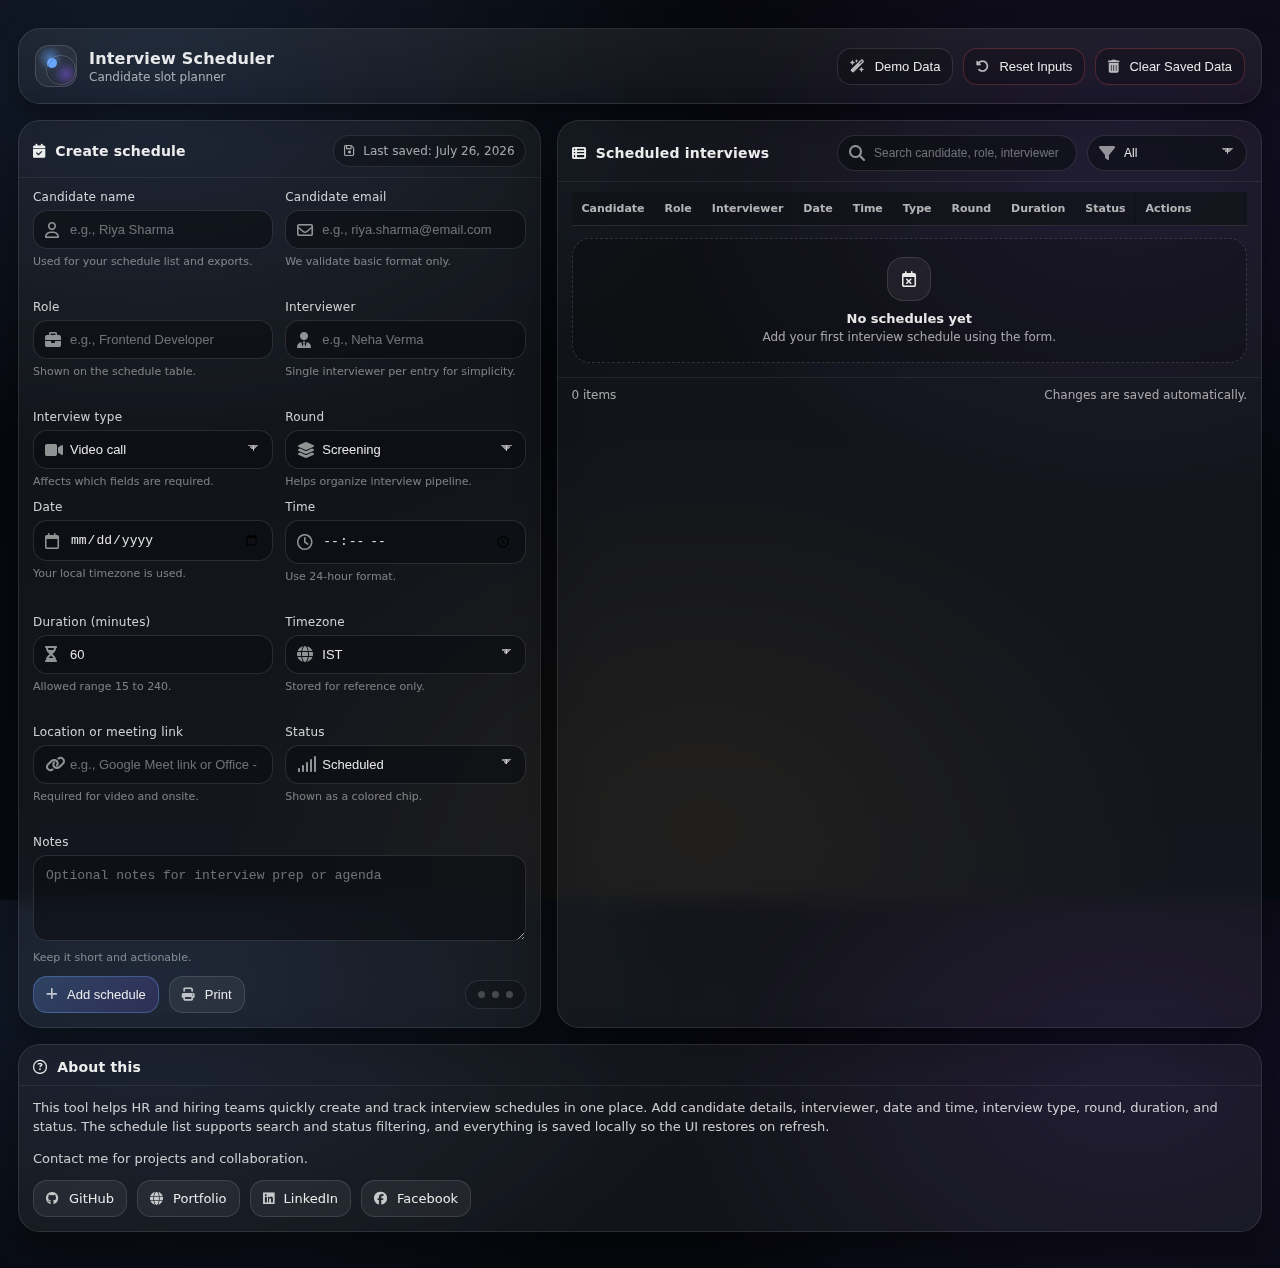
<file: projects/Add Interview-Scheduler-project/index.html>
<!DOCTYPE html>
<html lang="en">
<head>
    <meta charset="UTF-8">
    <meta name="viewport" content="width=device-width, initial-scale=1.0">
    <title>Document</title>
    <link
      rel="stylesheet"
      href="https://cdnjs.cloudflare.com/ajax/libs/font-awesome/5.15.4/css/all.min.css"
      integrity="sha512-1ycn6IcaQQ40/MKBW2W4Rhis/DbILU74C1vSrLJxCq57o941Ym01SwNsOMqvEBFlcgUa6xLiPY/NS5R+E6ztJQ=="
      crossorigin="anonymous"
      referrerpolicy="no-referrer"
    />
    <link rel="stylesheet" href="style.css">
</head>
<body>
<link rel="stylesheet" href="https://cdnjs.cloudflare.com/ajax/libs/font-awesome/6.5.0/css/all.min.css"/>

<div class="app">
  <div class="container">
    <header class="topbar" aria-label="Header">
      <div class="brand">
        <div class="brandMark" aria-hidden="true">
          <span class="dot"></span>
          <span class="ring"></span>
        </div>
        <div class="brandText">
          <div class="title">Interview Scheduler</div>
          <div class="subtitle">Candidate slot planner</div>
        </div>
      </div>

      <div class="topActions" aria-label="Actions">
        <button class="btn ghost" id="btnDemo" type="button" title="Fill sample values">
          <i class="fa-solid fa-wand-magic-sparkles" aria-hidden="true"></i>
          Demo Data
        </button>

        <button class="btn ghost danger" id="btnResetInputs" type="button" title="Reset current inputs">
          <i class="fa-solid fa-rotate-left" aria-hidden="true"></i>
          Reset Inputs
        </button>

        <button class="btn ghost danger" id="btnClearSaved" type="button" title="Clear saved data">
          <i class="fa-solid fa-trash-can" aria-hidden="true"></i>
          Clear Saved Data
        </button>
      </div>
    </header>

    <main class="grid" aria-label="Main content">
      <section class="card formCard" aria-label="Schedule form">
        <div class="cardHead">
          <div class="cardTitle">
            <i class="fa-solid fa-calendar-check" aria-hidden="true"></i>
            Create schedule
          </div>

          <div class="saveMeta" aria-live="polite">
            <span class="pill" id="pillSaved">
              <i class="fa-regular fa-floppy-disk" aria-hidden="true"></i>
              <span id="lastSavedText">Last saved: -</span>
            </span>
          </div>
        </div>

        <form id="scheduleForm" novalidate>
          <div class="formGrid">
            <div class="field">
              <label for="candidateName">Candidate name</label>
              <div class="control hasIcon">
                <i class="fa-regular fa-user" aria-hidden="true"></i>
                <input id="candidateName" name="candidateName" type="text" placeholder="e.g., Riya Sharma" autocomplete="off" />
              </div>
              <div class="hint">Used for your schedule list and exports.</div>
              <div class="error" id="errCandidateName" role="status" aria-live="polite"></div>
            </div>

            <div class="field">
              <label for="candidateEmail">Candidate email</label>
              <div class="control hasIcon">
                <i class="fa-regular fa-envelope" aria-hidden="true"></i>
                <input id="candidateEmail" name="candidateEmail" type="email" placeholder="e.g., riya.sharma@email.com" autocomplete="off" />
              </div>
              <div class="hint">We validate basic format only.</div>
              <div class="error" id="errCandidateEmail" role="status" aria-live="polite"></div>
            </div>

            <div class="field">
              <label for="roleTitle">Role</label>
              <div class="control hasIcon">
                <i class="fa-solid fa-briefcase" aria-hidden="true"></i>
                <input id="roleTitle" name="roleTitle" type="text" placeholder="e.g., Frontend Developer" autocomplete="off" />
              </div>
              <div class="hint">Shown on the schedule table.</div>
              <div class="error" id="errRoleTitle" role="status" aria-live="polite"></div>
            </div>

            <div class="field">
              <label for="interviewer">Interviewer</label>
              <div class="control hasIcon">
                <i class="fa-solid fa-user-tie" aria-hidden="true"></i>
                <input id="interviewer" name="interviewer" type="text" placeholder="e.g., Neha Verma" autocomplete="off" />
              </div>
              <div class="hint">Single interviewer per entry for simplicity.</div>
              <div class="error" id="errInterviewer" role="status" aria-live="polite"></div>
            </div>

            <div class="field">
              <label for="mode">Interview type</label>
              <div class="control hasIcon">
                <i class="fa-solid fa-video" aria-hidden="true"></i>
                <select id="mode" name="mode" aria-label="Interview type">
                  <option value="video">Video call</option>
                  <option value="onsite">Onsite</option>
                  <option value="phone">Phone screen</option>
                </select>
              </div>
              <div class="hint">Affects which fields are required.</div>
            </div>

            <div class="field">
              <label for="round">Round</label>
              <div class="control hasIcon">
                <i class="fa-solid fa-layer-group" aria-hidden="true"></i>
                <select id="round" name="round" aria-label="Round">
                  <option value="screening">Screening</option>
                  <option value="technical">Technical</option>
                  <option value="systemDesign">System design</option>
                  <option value="managerial">Managerial</option>
                  <option value="hr">HR</option>
                </select>
              </div>
              <div class="hint">Helps organize interview pipeline.</div>
            </div>

            <div class="field">
              <label for="date">Date</label>
              <div class="control hasIcon">
                <i class="fa-regular fa-calendar" aria-hidden="true"></i>
                <input id="date" name="date" type="date" />
              </div>
              <div class="hint">Your local timezone is used.</div>
              <div class="error" id="errDate" role="status" aria-live="polite"></div>
            </div>

            <div class="field">
              <label for="time">Time</label>
              <div class="control hasIcon">
                <i class="fa-regular fa-clock" aria-hidden="true"></i>
                <input id="time" name="time" type="time" />
              </div>
              <div class="hint">Use 24-hour format.</div>
              <div class="error" id="errTime" role="status" aria-live="polite"></div>
            </div>

            <div class="field">
              <label for="duration">Duration (minutes)</label>
              <div class="control hasIcon">
                <i class="fa-solid fa-hourglass-half" aria-hidden="true"></i>
                <input id="duration" name="duration" type="number" inputmode="numeric" min="15" max="240" step="5" placeholder="e.g., 60" />
              </div>
              <div class="hint">Allowed range 15 to 240.</div>
              <div class="error" id="errDuration" role="status" aria-live="polite"></div>
            </div>

            <div class="field">
              <label for="timezone">Timezone</label>
              <div class="control hasIcon">
                <i class="fa-solid fa-globe" aria-hidden="true"></i>
                <select id="timezone" name="timezone" aria-label="Timezone">
                  <option value="IST">IST</option>
                  <option value="UTC">UTC</option>
                  <option value="PST">PST</option>
                  <option value="EST">EST</option>
                  <option value="CET">CET</option>
                </select>
              </div>
              <div class="hint">Stored for reference only.</div>
            </div>

            <div class="field" id="fieldLocation">
              <label for="location">Location or meeting link</label>
              <div class="control hasIcon">
                <i class="fa-solid fa-link" aria-hidden="true"></i>
                <input id="location" name="location" type="text" placeholder="e.g., Google Meet link or Office - 2nd floor" autocomplete="off" />
              </div>
              <div class="hint" id="locationHint">Required for video and onsite.</div>
              <div class="error" id="errLocation" role="status" aria-live="polite"></div>
            </div>

            <div class="field">
              <label for="status">Status</label>
              <div class="control hasIcon">
                <i class="fa-solid fa-signal" aria-hidden="true"></i>
                <select id="status" name="status" aria-label="Status">
                  <option value="scheduled">Scheduled</option>
                  <option value="confirmed">Confirmed</option>
                  <option value="reschedule">Reschedule</option>
                  <option value="completed">Completed</option>
                  <option value="cancelled">Cancelled</option>
                </select>
              </div>
              <div class="hint">Shown as a colored chip.</div>
            </div>

            <div class="field span2">
              <label for="notes">Notes</label>
              <div class="control">
                <textarea id="notes" name="notes" rows="3" placeholder="Optional notes for interview prep or agenda"></textarea>
              </div>
              <div class="hint">Keep it short and actionable.</div>
            </div>
          </div>

          <div class="formActions">
            <button class="btn primary" id="btnAdd" type="submit">
              <i class="fa-solid fa-plus" aria-hidden="true"></i>
              Add schedule
            </button>

            <button class="btn" id="btnPrint" type="button" title="Print schedules">
              <i class="fa-solid fa-print" aria-hidden="true"></i>
              Print
            </button>

            <div class="sig" aria-hidden="true" title="Signal rail">
              <span class="sigDot"></span>
              <span class="sigDot"></span>
              <span class="sigDot"></span>
            </div>
          </div>
        </form>
      </section>

      <section class="card tableCard" aria-label="Schedules table">
        <div class="cardHead">
          <div class="cardTitle">
            <i class="fa-solid fa-table-list" aria-hidden="true"></i>
            Scheduled interviews
          </div>

          <div class="tableTools" aria-label="Table tools">
            <div class="miniField">
              <i class="fa-solid fa-magnifying-glass" aria-hidden="true"></i>
              <input id="search" type="text" placeholder="Search candidate, role, interviewer" autocomplete="off" />
            </div>

            <div class="miniSelect">
              <i class="fa-solid fa-filter" aria-hidden="true"></i>
              <select id="filterStatus" aria-label="Filter by status">
                <option value="all">All</option>
                <option value="scheduled">Scheduled</option>
                <option value="confirmed">Confirmed</option>
                <option value="reschedule">Reschedule</option>
                <option value="completed">Completed</option>
                <option value="cancelled">Cancelled</option>
              </select>
            </div>
          </div>
        </div>

        <div class="tableWrap" id="printArea">
          <table class="table" aria-label="Schedules list">
            <thead>
              <tr>
                <th>Candidate</th>
                <th>Role</th>
                <th>Interviewer</th>
                <th>Date</th>
                <th>Time</th>
                <th>Type</th>
                <th>Round</th>
                <th>Duration</th>
                <th>Status</th>
                <th class="colActions">Actions</th>
              </tr>
            </thead>
            <tbody id="rows"></tbody>
          </table>

          <div class="empty" id="emptyState" hidden>
            <div class="emptyIcon" aria-hidden="true">
              <i class="fa-regular fa-calendar-xmark"></i>
            </div>
            <div class="emptyTitle">No schedules yet</div>
            <div class="emptyDesc">Add your first interview schedule using the form.</div>
          </div>
        </div>

        <div class="tableFoot">
          <div class="muted" id="countText">0 items</div>
          <div class="muted" id="autosaveHint">Changes are saved automatically.</div>
        </div>
      </section>
    </main>

    <section class="card about" aria-label="About this">
      <div class="cardHead">
        <div class="cardTitle">
          <i class="fa-regular fa-circle-question" aria-hidden="true"></i>
          About this
        </div>
      </div>

      <div class="aboutText">
        This tool helps HR and hiring teams quickly create and track interview schedules in one place. Add candidate details, interviewer, date and time, interview type, round, duration, and status. The schedule list supports search and status filtering, and everything is saved locally so the UI restores on refresh.
      </div>

      <div class="aboutText">
        Contact me for projects and collaboration.
      </div>

      <div class="social" aria-label="Social links">
        <a class="socialBtn" href="https://github.com/a2rp" target="_blank" rel="noreferrer">
          <i class="fa-brands fa-github" aria-hidden="true"></i>
          GitHub
        </a>
        <a class="socialBtn" href="https://www.ashishranjan.net" target="_blank" rel="noreferrer">
          <i class="fa-solid fa-globe" aria-hidden="true"></i>
          Portfolio
        </a>
        <a class="socialBtn" href="https://www.linkedin.com/in/aashishranjan" target="_blank" rel="noreferrer">
          <i class="fa-brands fa-linkedin" aria-hidden="true"></i>
          LinkedIn
        </a>
        <a class="socialBtn" href="https://www.facebook.com/theash.ashish/" target="_blank" rel="noreferrer">
          <i class="fa-brands fa-facebook" aria-hidden="true"></i>
          Facebook
        </a>
      </div>
    </section>
  </div>
</div>

<!-- Confirm Modal (hidden by default) -->
<div class="modal" id="confirmModal" aria-hidden="true">
  <div class="backdrop" data-close="1"></div>

  <div class="dialog" role="dialog" aria-modal="true" aria-labelledby="confirmTitle" aria-describedby="confirmDesc">
    <div class="dialogHead">
      <div class="dialogTitle" id="confirmTitle">
        <i class="fa-solid fa-triangle-exclamation" aria-hidden="true"></i>
        Confirm action
      </div>
      <button class="iconBtn" type="button" id="confirmClose" aria-label="Close dialog">
        <i class="fa-solid fa-xmark" aria-hidden="true"></i>
      </button>
    </div>

    <div class="dialogBody">
      <div class="dialogDesc" id="confirmDesc">Are you sure?</div>
      <div class="dialogMeta muted" id="confirmMeta">This cannot be undone.</div>
    </div>

    <div class="dialogActions">
      <button class="btn" type="button" id="confirmCancel">
        Cancel
      </button>
      <button class="btn danger" type="button" id="confirmOk">
        Yes, continue
      </button>
    </div>
  </div>
</div>

</head>
<script src="app.js"></script>
</body>
</html>
</file>
<file: time-locked-interface/style.css>
body {
  margin: 0;
  font-family: Arial, sans-serif;
  background: #121212;
  color: #ffffff;
  display: flex;
  flex-direction: column;
  align-items: center;
  justify-content: center;
  height: 100vh;
}

h1 {
  margin-bottom: 10px;
}

#locked-section {
  width: 300px;
  padding: 20px;
  margin: 20px 0;
  text-align: center;
  border-radius: 8px;
  background: #2a2a2a;
  opacity: 0.5;
  transition: all 0.3s ease;
}

#locked-section.unlocked {
  background: #1e7f43;
  opacity: 1;
}

button {
  padding: 8px 16px;
  border: none;
  border-radius: 6px;
  cursor: not-allowed;
  background: #555;
  color: #fff;
}

button.active {
  background: #4caf50;
  cursor: pointer;
}
</file>
<file: projects/2048-puzzle/style.css>
* {
  box-sizing: border-box;
}

body {
  margin: 0;
  height: 100vh;
  background: radial-gradient(circle at top, #020617, #000);
  display: flex;
  justify-content: center;
  align-items: center;
  font-family: 'Inter', sans-serif;
  color: #e5e7eb;
}

.app {
  width: 360px;
  padding: 24px;
  border-radius: 24px;
  background: rgba(255,255,255,0.08);
  backdrop-filter: blur(20px);
  box-shadow:
    0 40px 80px rgba(0,0,0,0.7),
    inset 0 0 0 1px rgba(255,255,255,0.1);
  position: relative;
}

header {
  display: flex;
  justify-content: space-between;
  align-items: center;
}

h1 {
  font-size: 42px;
  margin: 0;
  background: linear-gradient(135deg, #38bdf8, #a78bfa);
  -webkit-background-clip: text;
  -webkit-text-fill-color: transparent;
}

.score-box {
  background: rgba(255,255,255,0.15);
  padding: 8px 14px;
  border-radius: 12px;
  text-align: center;
}

.score-box span {
  font-size: 12px;
  opacity: 0.7;
}

.board {
  margin-top: 20px;
  display: grid;
  grid-template-columns: repeat(4, 1fr);
  gap: 12px;
}

.tile {
  height: 70px;
  border-radius: 16px;
  display: flex;
  justify-content: center;
  align-items: center;
  font-weight: 900;
  font-size: 24px;
  transition: transform 0.2s ease, background 0.2s ease;
}

.tile.new {
  animation: pop 0.3s ease;
}

@keyframes pop {
  0% { transform: scale(0.5); }
  100% { transform: scale(1); }
}

.tile[data-value="0"] {
  background: rgba(255,255,255,0.1);
}

.tile[data-value="2"] { background: #1e3a8a; }
.tile[data-value="4"] { background: #2563eb; }
.tile[data-value="8"] { background: #7c3aed; }
.tile[data-value="16"] { background: #9333ea; }
.tile[data-value="32"] { background: #c026d3; }
.tile[data-value="64"] { background: #db2777; }
.tile[data-value="128"] { background: #f97316; }
.tile[data-value="256"] { background: #facc15; color: #000; }
.tile[data-value="512"] { background: #4ade80; color: #000; }
.tile[data-value="1024"] { background: #22d3ee; color: #000; }
.tile[data-value="2048"] {
  background: linear-gradient(135deg, gold, orange);
  color: #000;
}

.hint {
  margin-top: 14px;
  font-size: 13px;
  opacity: 0.6;
  text-align: center;
}

.game-over {
  position: absolute;
  top: 50%;
  left: 50%;
  transform: translate(-50%, -50%);
  background: rgba(0, 0, 0, 0.8);
  color: white;
  padding: 20px;
  border-radius: 10px;
  text-align: center;
  font-size: 24px;
  font-weight: bold;
  display: none;
  z-index: 10;
}

.game-over.show {
  display: block;
}
</file>
<file: projects/2dshooter/style.css>
@import url('https://fonts.googleapis.com/css2?family=Orbitron:wght@400;500;700&family=Rajdhani:wght@300;500;700&display=swap');

* {
    margin: 0;
    padding: 0;
    box-sizing: border-box;
    user-select: none;
}

body {
    font-family: 'Rajdhani', sans-serif;
    background-color: #050510;
    background-image: 
        radial-gradient(circle at 50% 50%, #1a1a3a 0%, #050510 100%);
    color: #e0e0ff;
    min-height: 100vh;
    display: flex;
    flex-direction: column;
    align-items: center;
    justify-content: center;
    overflow-x: hidden;
}

.game-container {
    display: flex;
    flex-direction: column;
    align-items: center;
    gap: 1.5rem;
    width: 100%;
    max-width: 1000px;
    padding: 20px;
}

/* Header Styling */
header {
    text-align: center;
    margin-bottom: 10px;
}

h1 {
    font-family: 'Orbitron', sans-serif;
    font-size: 3rem;
    text-transform: uppercase;
    letter-spacing: 4px;
    background: linear-gradient(90deg, #00f2ff, #00ff9d);
    -webkit-background-clip: text;
    background-clip: text;
    color: transparent;
    text-shadow: 0 0 20px rgba(0, 242, 255, 0.5);
    margin-bottom: 0.5rem;
}

.subtitle {
    color: #8a8ab5;
    font-size: 1.1rem;
    letter-spacing: 1px;
}

/* Game Wrapper & HUD */
.game-wrapper {
    position: relative;
    width: 800px;
    height: 600px;
    border-radius: 4px;
    box-shadow: 
        0 0 0 1px #333,
        0 0 20px rgba(0, 0, 0, 0.8),
        0 0 40px rgba(0, 242, 255, 0.1);
    background: #000;
    overflow: hidden;
}

#gameCanvas {
    display: block;
    width: 100%;
    height: 100%;
}

/* HUD Layer */
#ui-layer {
    position: absolute;
    top: 0;
    left: 0;
    width: 100%;
    height: 100%;
    pointer-events: none; /* Let clicks pass through to canvas */
    padding: 20px;
    display: flex;
    flex-direction: column;
    justify-content: space-between;
}

.hud-top-bar {
    display: flex;
    justify-content: space-between;
    align-items: flex-start;
    width: 100%;
}

.hud-group {
    background: rgba(10, 15, 30, 0.7);
    backdrop-filter: blur(8px);
    border: 1px solid rgba(0, 242, 255, 0.3);
    padding: 15px;
    border-radius: 4px; /* Angled corners could go here */
    width: 250px;
    box-shadow: 0 0 15px rgba(0, 0, 0, 0.5);
}

.hud-label {
    font-family: 'Orbitron', sans-serif;
    font-size: 0.7rem;
    color: #00f2ff;
    margin-bottom: 8px;
    letter-spacing: 1px;
}

/* Health Bars */
.health-bar-container {
    width: 100%;
    height: 12px;
    background: #1a1a2e;
    border: 1px solid #333;
    position: relative;
    overflow: hidden;
}

.health-fill {
    height: 100%;
    background: linear-gradient(90deg, #00f2ff, #00aaff);
    box-shadow: 0 0 10px #00f2ff;
    transition: width 0.3s cubic-bezier(0.2, 0.8, 0.2, 1);
}

.enemy-health .health-fill {
    background: linear-gradient(90deg, #ff4d4d, #ff8c00);
    box-shadow: 0 0 10px #ff4d4d;
}

/* Score Display */
.hud-center {
    display: flex;
    justify-content: center;
}

.score-display {
    text-align: center;
    background: rgba(0, 0, 0, 0.5);
    border: 1px solid rgba(255, 255, 255, 0.1);
    padding: 10px 30px;
    border-radius: 0 0 10px 10px;
    margin-top: -20px; /* Attach to top */
    backdrop-filter: blur(5px);
}

.score-label {
    display: block;
    font-size: 0.8rem;
    color: #888;
    letter-spacing: 2px;
}

#score-value {
    font-family: 'Orbitron', sans-serif;
    font-size: 2.5rem;
    color: #fff;
    text-shadow: 0 0 10px rgba(255, 255, 255, 0.5);
}

/* Enemy Metrics */
.enemy-metrics {
    display: flex;
    justify-content: space-between;
    margin-top: 10px;
    font-size: 0.9rem;
}

.metric {
    display: flex;
    flex-direction: column;
}

.metric span:first-child {
    font-size: 0.7rem;
    color: #888;
}

.metric-val {
    font-family: 'Orbitron', sans-serif;
    color: #ff9d00;
}

/* Game Over Screen */
#game-over-screen {
    position: absolute;
    top: 0;
    left: 0;
    width: 100%;
    height: 100%;
    background: rgba(10, 5, 20, 0.85);
    backdrop-filter: blur(15px);
    display: flex;
    flex-direction: column;
    align-items: center;
    justify-content: center;
    z-index: 100;
    pointer-events: auto; /* Capture clicks */
    animation: fadeIn 0.5s ease;
}

.hidden {
    display: none !important;
}

h2.glitch-text {
    font-family: 'Orbitron', sans-serif;
    font-size: 4rem;
    color: #ff3333;
    text-shadow: 2px 2px 0px #00ffff;
    letter-spacing: 5px;
    margin-bottom: 2rem;
}

.final-score {
    font-size: 2rem;
    color: #fff;
    margin-bottom: 3rem;
}

.cyber-btn {
    background: transparent;
    border: 2px solid #00f2ff;
    color: #00f2ff;
    font-family: 'Orbitron', sans-serif;
    font-size: 1.2rem;
    padding: 1rem 3rem;
    cursor: pointer;
    text-transform: uppercase;
    letter-spacing: 2px;
    transition: all 0.3s ease;
    box-shadow: 0 0 15px rgba(0, 242, 255, 0.2);
}

.cyber-btn:hover {
    background: rgba(0, 242, 255, 0.1);
    box-shadow: 0 0 30px rgba(0, 242, 255, 0.6);
    text-shadow: 0 0 8px #00f2ff;
    transform: scale(1.05);
}

/* Controls Hint at Bottom */
.controls {
    display: flex;
    gap: 20px;
    justify-content: center;
    margin-top: 20px;
    opacity: 0.7;
}

.control-item {
    font-size: 0.9rem;
    display: flex;
    align-items: center;
    gap: 8px;
    background: rgba(255, 255, 255, 0.05);
    padding: 8px 16px;
    border-radius: 20px;
}

@keyframes fadeIn {
    from { opacity: 0; }
    to { opacity: 1; }
}

/* Mobile Responsiveness */
@media (max-width: 850px) {
    .game-wrapper {
        width: 100%;
        height: auto;
        aspect-ratio: 4/3;
    }
    
    .hud-group {
        width: 40%;
        padding: 10px;
    }
    
    h1 { font-size: 2rem; }
    
    #score-value { font-size: 1.8rem; }
}
</file>
<file: projects/4D-Hypercube-Rotator/style.css>
:root {
    --bg-dark: #000000;
    --text: #e0e0e0;
    --accent: #00ffcc;
    --secondary: #ff0055;
    --panel-bg: rgba(20, 20, 20, 0.8);
    --font-mono: 'Share Tech Mono', monospace;
    --font-ui: 'Inter', sans-serif;
}

* { box-sizing: border-box; margin: 0; padding: 0; }

body {
    background-color: var(--bg-dark);
    color: var(--text);
    font-family: var(--font-ui);
    height: 100vh;
    overflow: hidden;
}

.app-container {
    position: relative;
    width: 100%;
    height: 100%;
    background: radial-gradient(circle at center, #111 0%, #000 100%);
}

canvas {
    display: block;
    width: 100%;
    height: 100%;
}

.ui-layer {
    position: absolute;
    top: 0;
    left: 0;
    width: 100%;
    height: 100%;
    pointer-events: none;
    padding: 30px;
    display: flex;
    flex-direction: column;
    justify-content: space-between;
}

header h1 {
    font-family: var(--font-mono);
    font-size: 2.5rem;
    letter-spacing: 2px;
    margin-bottom: 5px;
    text-shadow: 0 0 10px var(--accent);
}
.highlight { color: var(--accent); }
header p { color: #888; font-size: 0.9rem; }

.controls {
    pointer-events: auto;
    width: 300px;
    background: var(--panel-bg);
    padding: 20px;
    border-radius: 10px;
    border: 1px solid #333;
    backdrop-filter: blur(10px);
}

.control-group { margin-bottom: 15px; }
.control-group label {
    display: block;
    font-size: 0.8rem;
    color: #aaa;
    margin-bottom: 5px;
    font-family: var(--font-mono);
}

input[type="range"] {
    width: 100%;
    accent-color: var(--accent);
    background: #333;
    height: 4px;
    border-radius: 2px;
}

.divider {
    height: 1px;
    background: #333;
    margin: 15px 0;
}

.toggle-group {
    display: flex;
    gap: 10px;
}

.btn {
    flex: 1;
    background: transparent;
    border: 1px solid #555;
    color: #fff;
    padding: 10px;
    cursor: pointer;
    border-radius: 4px;
    font-family: var(--font-mono);
    transition: all 0.2s;
}
.btn:hover { border-color: var(--accent); color: var(--accent); }
.btn.active { background: var(--accent); color: #000; border-color: var(--accent); }

.info-box {
    position: absolute;
    bottom: 30px;
    right: 30px;
    width: 250px;
    text-align: right;
    font-size: 0.85rem;
    color: #777;
    line-height: 1.5;
}
.info-box strong { color: #fff; }
</file>
<file: projects/Add Interview-Scheduler-project/style.css>
:root{
  --bg: #070A12;
  --panel: rgba(255,255,255,0.06);
  --panel2: rgba(255,255,255,0.08);
  --border: rgba(255,255,255,0.10);
  --border2: rgba(255,255,255,0.14);
  --text: rgba(255,255,255,0.90);
  --muted: rgba(255,255,255,0.62);
  --faint: rgba(255,255,255,0.45);
  --shadow: 0 14px 40px rgba(0,0,0,0.45);
  --shadow2: 0 10px 26px rgba(0,0,0,0.40);
  --ring: 0 0 0 3px rgba(102, 153, 255, 0.22);
  --accent: #6AA7FF;
  --accent2: #8A5CFF;
  --danger: #FF5C6C;
  --ok: #3EE6A6;
  --warn: #FFB020;
  --radius: 16px;
  --radius2: 22px;
  --mono: ui-monospace, SFMono-Regular, Menlo, Monaco, Consolas, "Liberation Mono", "Courier New", monospace;
  --sans: ui-sans-serif, system-ui, -apple-system, Segoe UI, Roboto, Helvetica, Arial, "Apple Color Emoji", "Segoe UI Emoji";
}

*{ box-sizing: border-box; }
html, body{ height: 100%; }
body{
  margin: 0;
  font-family: var(--sans);
  color: var(--text);
  background:
    radial-gradient(1100px 700px at 12% 8%, rgba(106,167,255,0.14), transparent 55%),
    radial-gradient(900px 650px at 88% 18%, rgba(138,92,255,0.12), transparent 55%),
    radial-gradient(900px 750px at 55% 92%, rgba(255,176,32,0.06), transparent 55%),
    linear-gradient(180deg, #05060A, var(--bg));
}

.app{
  min-height: 100%;
  padding: 28px 18px 36px;
}

.container{
  max-width: 1440px;
  margin: 0 auto;
}

.topbar{
  display: flex;
  align-items: center;
  justify-content: space-between;
  gap: 16px;
  padding: 16px 16px;
  border: 1px solid var(--border);
  background: linear-gradient(180deg, rgba(255,255,255,0.07), rgba(255,255,255,0.04));
  border-radius: var(--radius2);
  box-shadow: var(--shadow2);
  backdrop-filter: blur(10px);
}

.brand{
  display: flex;
  align-items: center;
  gap: 12px;
  min-width: 260px;
}

.brandMark{
  position: relative;
  width: 42px;
  height: 42px;
  border-radius: 14px;
  border: 1px solid var(--border2);
  background:
    radial-gradient(18px 18px at 35% 30%, rgba(106,167,255,0.55), rgba(106,167,255,0.08) 60%, transparent 75%),
    radial-gradient(18px 18px at 75% 70%, rgba(138,92,255,0.45), rgba(138,92,255,0.06) 60%, transparent 75%),
    rgba(255,255,255,0.05);
  overflow: hidden;
}

.brandMark .dot{
  position: absolute;
  width: 10px;
  height: 10px;
  left: 11px;
  top: 12px;
  border-radius: 50%;
  background: var(--accent);
  filter: drop-shadow(0 0 12px rgba(106,167,255,0.45));
}

.brandMark .ring{
  position: absolute;
  width: 30px;
  height: 30px;
  left: 10px;
  top: 9px;
  border-radius: 50%;
  border: 1px solid rgba(255,255,255,0.18);
  box-shadow: inset 0 0 0 1px rgba(0,0,0,0.18);
}

.brandText .title{
  font-size: 16px;
  font-weight: 700;
  letter-spacing: 0.2px;
}
.brandText .subtitle{
  margin-top: 2px;
  font-size: 12px;
  color: var(--muted);
}

.topActions{
  display: flex;
  gap: 10px;
  flex-wrap: wrap;
  justify-content: flex-end;
}

.grid{
  display: grid;
  grid-template-columns: 1fr 1.35fr;
  gap: 16px;
  margin-top: 16px;
}

@media (max-width: 1060px){
  .grid{ grid-template-columns: 1fr; }
  .brand{ min-width: auto; }
}

.card{
  border: 1px solid var(--border);
  background: rgba(255,255,255,0.05);
  border-radius: var(--radius2);
  box-shadow: var(--shadow);
  backdrop-filter: blur(10px);
}

.cardHead{
  display: flex;
  align-items: center;
  justify-content: space-between;
  gap: 12px;
  padding: 14px 14px 10px;
  border-bottom: 1px solid rgba(255,255,255,0.08);
}

.cardTitle{
  display: flex;
  align-items: center;
  gap: 10px;
  font-weight: 700;
  font-size: 14px;
  letter-spacing: 0.2px;
  color: rgba(255,255,255,0.92);
}

.saveMeta{
  display: flex;
  align-items: center;
  gap: 10px;
}

.pill{
  display: inline-flex;
  align-items: center;
  gap: 8px;
  padding: 8px 10px;
  border-radius: 999px;
  border: 1px solid rgba(255,255,255,0.10);
  background: rgba(0,0,0,0.25);
  color: var(--muted);
  font-size: 12px;
}

.formCard form{
  padding: 12px 14px 14px;
}

.formGrid{
  display: grid;
  grid-template-columns: 1fr 1fr;
  gap: 12px;
}

@media (max-width: 720px){
  .formGrid{ grid-template-columns: 1fr; }
}

.field{
  display: flex;
  flex-direction: column;
  gap: 6px;
}

.field.span2{
  grid-column: span 2;
}
@media (max-width: 720px){
  .field.span2{ grid-column: span 1; }
}

label{
  font-size: 12px;
  color: rgba(255,255,255,0.80);
  letter-spacing: 0.2px;
}

.control{
  position: relative;
}

.control.hasIcon i{
  position: absolute;
  left: 12px;
  top: 50%;
  transform: translateY(-50%);
  color: rgba(255,255,255,0.55);
  pointer-events: none;
}

input, select, textarea{
  width: 100%;
  border: 1px solid rgba(255,255,255,0.12);
  background: rgba(10,12,18,0.58);
  color: rgba(255,255,255,0.90);
  border-radius: 14px;
  padding: 11px 12px;
  outline: none;
  transition: border-color 180ms ease, box-shadow 180ms ease, transform 180ms ease, background 180ms ease;
  font-size: 13px;
}

.control.hasIcon input,
.control.hasIcon select{
  padding-left: 36px;
}

textarea{
  resize: vertical;
  min-height: 86px;
  line-height: 1.35;
}

input::placeholder, textarea::placeholder{
  color: rgba(255,255,255,0.40);
}

input:focus, select:focus, textarea:focus{
  border-color: rgba(106,167,255,0.55);
  box-shadow: var(--ring);
  background: rgba(10,12,18,0.72);
}

input:hover, select:hover, textarea:hover{
  border-color: rgba(255,255,255,0.18);
}

select{
  appearance: none;
  background-image:
    linear-gradient(45deg, transparent 50%, rgba(255,255,255,0.55) 50%),
    linear-gradient(135deg, rgba(255,255,255,0.55) 50%, transparent 50%);
  background-position:
    calc(100% - 18px) calc(50% - 2px),
    calc(100% - 13px) calc(50% - 2px);
  background-size: 6px 6px;
  background-repeat: no-repeat;
  padding-right: 34px;
}

/* Themed dropdown options */
select option{
  background: #0B0E16;
  color: rgba(255,255,255,0.92);
}

.hint{
  font-size: 11px;
  color: var(--faint);
}

.error{
  min-height: 14px;
  font-size: 11px;
  color: rgba(255, 92, 108, 0.92);
}

.isInvalid input,
.isInvalid select,
.isInvalid textarea{
  border-color: rgba(255, 92, 108, 0.55);
  box-shadow: 0 0 0 3px rgba(255, 92, 108, 0.14);
}

.formActions{
  display: flex;
  align-items: center;
  gap: 10px;
  margin-top: 12px;
}

.btn{
  border: 1px solid rgba(255,255,255,0.12);
  background: rgba(255,255,255,0.06);
  color: rgba(255,255,255,0.90);
  border-radius: 14px;
  padding: 10px 12px;
  cursor: pointer;
  display: inline-flex;
  align-items: center;
  gap: 10px;
  font-size: 13px;
  transition: transform 140ms ease, border-color 140ms ease, background 140ms ease, box-shadow 140ms ease;
  user-select: none;
}

.btn i{
  color: rgba(255,255,255,0.70);
}

.btn:hover{
  transform: translateY(-1px);
  border-color: rgba(255,255,255,0.18);
  background: rgba(255,255,255,0.08);
  box-shadow: 0 10px 24px rgba(0,0,0,0.30);
}

.btn:active{
  transform: translateY(0px);
}

.btn:focus{
  outline: none;
  box-shadow: var(--ring);
  border-color: rgba(106,167,255,0.45);
}

.btn.primary{
  border-color: rgba(106,167,255,0.35);
  background: linear-gradient(135deg, rgba(106,167,255,0.24), rgba(138,92,255,0.16));
}

.btn.primary:hover{
  border-color: rgba(106,167,255,0.55);
  background: linear-gradient(135deg, rgba(106,167,255,0.30), rgba(138,92,255,0.20));
}

.btn.ghost{
  background: rgba(0,0,0,0.20);
}

.btn.danger{
  border-color: rgba(255, 92, 108, 0.25);
}

.btn.danger:hover{
  border-color: rgba(255, 92, 108, 0.45);
  box-shadow: 0 10px 24px rgba(255, 92, 108, 0.10);
}

.iconBtn{
  width: 38px;
  height: 38px;
  border-radius: 12px;
  border: 1px solid rgba(255,255,255,0.12);
  background: rgba(255,255,255,0.06);
  display: grid;
  place-items: center;
  cursor: pointer;
  transition: transform 140ms ease, border-color 140ms ease, background 140ms ease, box-shadow 140ms ease;
  color: rgba(255,255,255,0.86);
}
.iconBtn:hover{
  transform: translateY(-1px);
  border-color: rgba(255,255,255,0.18);
  background: rgba(255,255,255,0.08);
  box-shadow: 0 10px 22px rgba(0,0,0,0.28);
}

.tableCard .tableWrap{
  padding: 10px 14px 14px;
}

.tableTools{
  display: flex;
  gap: 10px;
  flex-wrap: wrap;
  justify-content: flex-end;
}

.miniField, .miniSelect{
  position: relative;
  display: flex;
  align-items: center;
}

.miniField i, .miniSelect i{
  position: absolute;
  left: 12px;
  color: rgba(255,255,255,0.55);
  pointer-events: none;
}

.miniField input,
.miniSelect select{
  border-radius: 999px;
  padding: 10px 12px 10px 36px;
  font-size: 12px;
  min-width: 240px;
}

.miniSelect select{
  min-width: 160px;
}

@media (max-width: 520px){
  .miniField input, .miniSelect select{ min-width: 100%; }
}

.table{
  width: 100%;
  border-collapse: separate;
  border-spacing: 0;
  overflow: hidden;
}

.table thead th{
  text-align: left;
  font-size: 11px;
  color: rgba(255,255,255,0.68);
  font-weight: 700;
  padding: 10px 10px;
  border-bottom: 1px solid rgba(255,255,255,0.10);
  position: sticky;
  top: 0;
  background: rgba(12,14,20,0.72);
  backdrop-filter: blur(10px);
  z-index: 1;
}

.table tbody td{
  padding: 10px 10px;
  border-bottom: 1px solid rgba(255,255,255,0.06);
  font-size: 12px;
  color: rgba(255,255,255,0.86);
  vertical-align: middle;
}

.table tbody tr{
  transition: background 140ms ease;
}
.table tbody tr:hover{
  background: rgba(255,255,255,0.035);
}

.colActions{
  width: 130px;
  text-align: right;
}

.rowActions{
  display: inline-flex;
  justify-content: flex-end;
  gap: 8px;
  width: 100%;
}

.smallBtn{
  border: 1px solid rgba(255,255,255,0.12);
  background: rgba(255,255,255,0.06);
  color: rgba(255,255,255,0.88);
  border-radius: 12px;
  padding: 8px 10px;
  cursor: pointer;
  font-size: 12px;
  display: inline-flex;
  align-items: center;
  gap: 8px;
  transition: transform 140ms ease, border-color 140ms ease, background 140ms ease, box-shadow 140ms ease;
}
.smallBtn:hover{
  transform: translateY(-1px);
  border-color: rgba(255,255,255,0.18);
  background: rgba(255,255,255,0.08);
  box-shadow: 0 10px 22px rgba(0,0,0,0.26);
}
.smallBtn.danger{
  border-color: rgba(255, 92, 108, 0.22);
}
.smallBtn.danger:hover{
  border-color: rgba(255, 92, 108, 0.42);
  box-shadow: 0 10px 22px rgba(255, 92, 108, 0.10);
}

.chip{
  display: inline-flex;
  align-items: center;
  gap: 8px;
  padding: 6px 10px;
  border-radius: 999px;
  border: 1px solid rgba(255,255,255,0.12);
  background: rgba(0,0,0,0.22);
  color: rgba(255,255,255,0.86);
  font-size: 11px;
  white-space: nowrap;
}

.chip .dot{
  width: 8px;
  height: 8px;
  border-radius: 50%;
  background: rgba(255,255,255,0.45);
}

.chip[data-s="scheduled"] .dot{ background: rgba(106,167,255,0.95); }
.chip[data-s="confirmed"] .dot{ background: rgba(62,230,166,0.95); }
.chip[data-s="reschedule"] .dot{ background: rgba(255,176,32,0.95); }
.chip[data-s="completed"] .dot{ background: rgba(255,255,255,0.75); }
.chip[data-s="cancelled"] .dot{ background: rgba(255,92,108,0.95); }

.tableFoot{
  display: flex;
  justify-content: space-between;
  gap: 12px;
  padding: 10px 14px 14px;
  border-top: 1px solid rgba(255,255,255,0.08);
}

.muted{
  color: var(--muted);
  font-size: 12px;
}

.empty{
  border: 1px dashed rgba(255,255,255,0.14);
  background: rgba(0,0,0,0.18);
  border-radius: 18px;
  padding: 18px;
  margin-top: 12px;
  text-align: center;
}

.emptyIcon{
  width: 44px;
  height: 44px;
  margin: 0 auto 10px;
  border-radius: 16px;
  display: grid;
  place-items: center;
  background: rgba(255,255,255,0.06);
  border: 1px solid rgba(255,255,255,0.12);
}

.emptyTitle{
  font-weight: 800;
  font-size: 13px;
}

.emptyDesc{
  margin-top: 4px;
  font-size: 12px;
  color: var(--muted);
}

/* Signature UI element: subtle signal rail near primary actions */
.sig{
  margin-left: auto;
  display: inline-flex;
  align-items: center;
  gap: 7px;
  padding: 10px 12px;
  border-radius: 999px;
  border: 1px solid rgba(255,255,255,0.10);
  background: rgba(0,0,0,0.18);
}
.sigDot{
  width: 7px;
  height: 7px;
  border-radius: 50%;
  background: rgba(255,255,255,0.22);
  box-shadow: 0 0 0 rgba(0,0,0,0);
  animation: sigPulse 2.6s ease-in-out infinite;
}
.sigDot:nth-child(2){ animation-delay: 0.25s; }
.sigDot:nth-child(3){ animation-delay: 0.5s; }

@keyframes sigPulse{
  0%, 100%{ background: rgba(255,255,255,0.22); box-shadow: 0 0 0 rgba(0,0,0,0); }
  50%{ background: rgba(106,167,255,0.65); box-shadow: 0 0 18px rgba(106,167,255,0.22); }
}

.about{
  margin-top: 16px;
  padding-bottom: 14px;
}

.aboutText{
  padding: 12px 14px 0;
  color: rgba(255,255,255,0.78);
  line-height: 1.5;
  font-size: 13px;
}

.social{
  padding: 12px 14px 0;
  display: flex;
  flex-wrap: wrap;
  gap: 10px;
}

.socialBtn{
  text-decoration: none;
  color: rgba(255,255,255,0.90);
  border: 1px solid rgba(255,255,255,0.12);
  background: rgba(255,255,255,0.06);
  padding: 10px 12px;
  border-radius: 14px;
  display: inline-flex;
  align-items: center;
  gap: 10px;
  transition: transform 140ms ease, border-color 140ms ease, background 140ms ease, box-shadow 140ms ease;
  font-size: 13px;
}
.socialBtn i{ color: rgba(255,255,255,0.75); }
.socialBtn:hover{
  transform: translateY(-1px);
  border-color: rgba(255,255,255,0.18);
  background: rgba(255,255,255,0.08);
  box-shadow: 0 10px 22px rgba(0,0,0,0.28);
}

/* Modal */
.modal{
  position: fixed;
  inset: 0;
  display: none;
  z-index: 50;
}
.modal.isOpen{ display: block; }

.backdrop{
  position: absolute;
  inset: 0;
  background: rgba(0,0,0,0.62);
  backdrop-filter: blur(6px);
}

.dialog{
  position: relative;
  width: min(520px, calc(100% - 24px));
  margin: 10vh auto 0;
  border-radius: 22px;
  border: 1px solid rgba(255,255,255,0.14);
  background: rgba(10,12,18,0.90);
  box-shadow: 0 20px 60px rgba(0,0,0,0.62);
  overflow: hidden;
  transform: translateY(6px);
  animation: popIn 160ms ease forwards;
}

@keyframes popIn{
  to{ transform: translateY(0); }
}

.dialogHead{
  display: flex;
  align-items: center;
  justify-content: space-between;
  gap: 12px;
  padding: 14px 14px 10px;
  border-bottom: 1px solid rgba(255,255,255,0.08);
}

.dialogTitle{
  display: flex;
  align-items: center;
  gap: 10px;
  font-weight: 800;
  letter-spacing: 0.2px;
  font-size: 14px;
}

.dialogBody{
  padding: 14px;
}

.dialogDesc{
  font-size: 13px;
  color: rgba(255,255,255,0.86);
  line-height: 1.5;
}

.dialogMeta{
  margin-top: 8px;
}

.dialogActions{
  padding: 12px 14px 14px;
  display: flex;
  justify-content: flex-end;
  gap: 10px;
  border-top: 1px solid rgba(255,255,255,0.08);
}

/* Print only the table area (content), not the whole page */
@media print{
  body{ background: #fff; color: #000; }
  .topbar, .formCard, .about, .modal, .app{ display: none !important; }
  #printArea{ display: block !important; }
  .tableCard{
    display: block !important;
    border: none !important;
    background: transparent !important;
    box-shadow: none !important;
  }
  .tableHead, .tableTools, .tableFoot{ display: none !important; }
  .table thead th{
    position: static !important;
    background: transparent !important;
    color: #000 !important;
    border-bottom: 1px solid #ddd !important;
  }
  .table tbody td{
    color: #000 !important;
    border-bottom: 1px solid #eee !important;
  }
  .chip{
    border: 1px solid #ddd !important;
    background: transparent !important;
    color: #000 !important;
  }
}
</file>
<file: reaction-time-tester/style.css>
/* Reset */
* {
  margin: 0;
  padding: 0;
  box-sizing: border-box;
}

/* Page */
body {
  min-height: 100vh;
  font-family: Arial, sans-serif;
  background: linear-gradient(135deg, #eef2ff, #e0e7ff);
}

/* Center */
.reaction-container {
  min-height: 100vh;
  display: flex;
  justify-content: center;
  align-items: center;
}

/* Card */
.reaction-card {
  width: 420px;
  padding: 35px;
  border-radius: 20px;
  text-align: center;
  color: white;
  background: #dc2626;
  box-shadow: 0 15px 40px rgba(0,0,0,0.25);
  cursor: pointer;
  user-select: none;
  transition: background-color 0.3s ease;
}

/* Shake animation */
.shake {
  animation: shake 0.3s;
}

@keyframes shake {
  0% { transform: translateX(0); }
  25% { transform: translateX(-5px); }
  50% { transform: translateX(5px); }
  75% { transform: translateX(-5px); }
  100% { transform: translateX(0); }
}

/* Title */
.reaction-card h2 {
  font-size: 28px;
  margin-bottom: 15px;
}

/* Status */
#status {
  font-size: 20px;
  margin: 20px 0;
  font-weight: 600;
}

/* Stats */
.stats {
  display: flex;
  justify-content: space-between;
  font-size: 14px;
  opacity: 0.9;
  margin-bottom: 20px;
}

/* Button */
button {
  padding: 14px 26px;
  font-size: 16px;
  border-radius: 12px;
  border: none;
  background: #111827;
  color: white;
  cursor: pointer;
}

button:hover {
  background: black;
}
</file>
